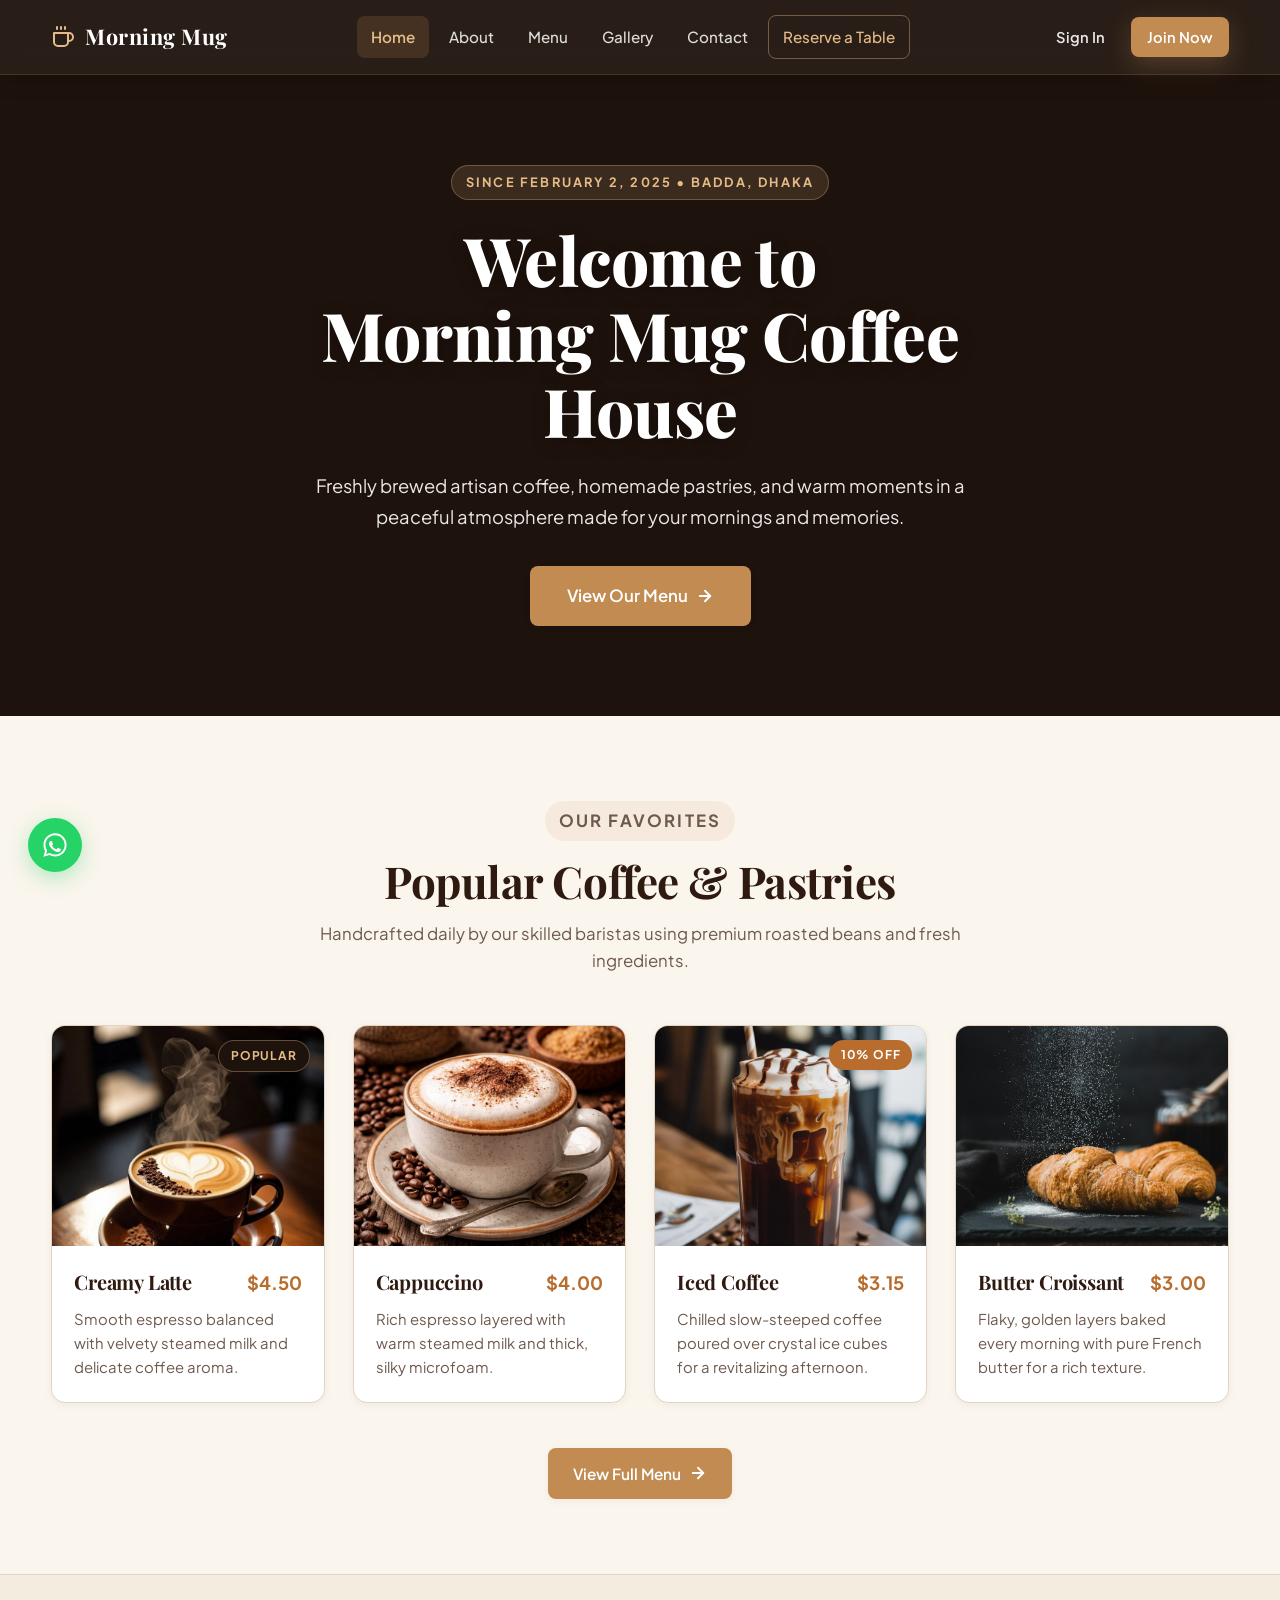
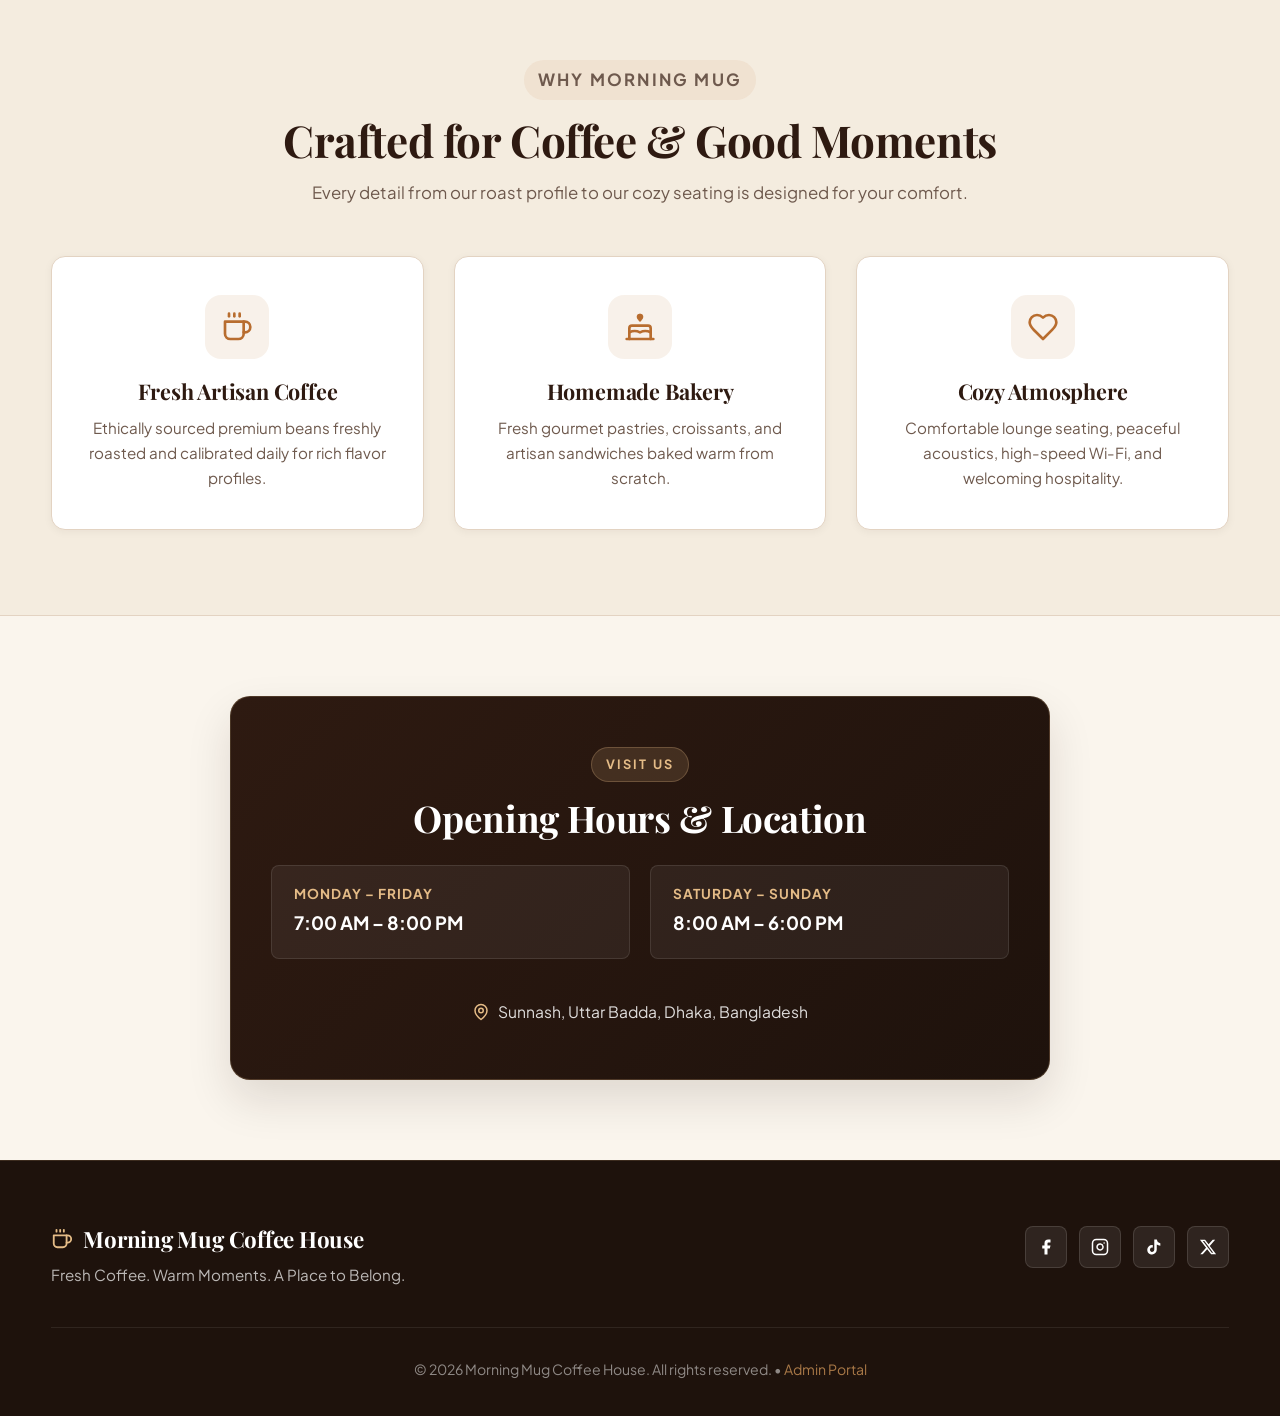
<file: index.html>
<!DOCTYPE html>
<html lang="en">
<head>
    <meta charset="UTF-8">
    <meta name="viewport" content="width=device-width, initial-scale=1.0">
    <title>Morning Mug Coffee House | Artisanal Coffee & Warm Moments</title>
    <link rel="stylesheet" href="style.css">
    <script src="analytics.js" defer></script>
</head>
<body>

<!-- ================= NAVIGATION ================= -->
<header class="navbar">
    <div class="container nav-inner">
        <a href="index.html" class="logo">
            <span class="svg-icon icon-brand" aria-hidden="true">
                <svg width="24" height="24" viewBox="0 0 24 24" fill="none" stroke="currentColor" stroke-width="2" stroke-linecap="round" stroke-linejoin="round">
                    <path d="M17 8h1a4 4 0 1 1 0 8h-1"/>
                    <path d="M3 8h14v9a4 4 0 0 1-4 4H7a4 4 0 0 1-4-4Z"/>
                    <line x1="6" y1="2" x2="6" y2="4"/>
                    <line x1="10" y1="2" x2="10" y2="4"/>
                    <line x1="14" y1="2" x2="14" y2="4"/>
                </svg>
            </span>
            Morning Mug
        </a>

        <button class="menu-toggle" aria-label="Toggle navigation menu" aria-expanded="false">
            <span class="svg-icon" aria-hidden="true">
                <svg width="24" height="24" viewBox="0 0 24 24" fill="none" stroke="currentColor" stroke-width="2" stroke-linecap="round" stroke-linejoin="round">
                    <line x1="4" y1="6" x2="20" y2="6"/>
                    <line x1="4" y1="12" x2="20" y2="12"/>
                    <line x1="4" y1="18" x2="20" y2="18"/>
                </svg>
            </span>
        </button>

        <ul class="nav-links">
            <li><a class="active" href="index.html">Home</a></li>
            <li><a href="about.html">About</a></li>
            <li><a href="menu.html">Menu</a></li>
            <li><a href="gallery.html">Gallery</a></li>
            <li><a href="contact.html">Contact</a></li>
            <li><a href="reservation.html" class="reserve-link">Reserve a Table</a></li>
        </ul>

        <div class="auth-links">
            <a href="signin.html">Sign In</a>
            <a href="join.html" class="join-btn">Join Now</a>
        </div>
    </div>
</header>

<!-- ================= HERO SECTION ================= -->
<section class="hero">
    <video class="hero-video" autoplay muted loop playsinline>
        <source src="videos/coffee-bg.mp4" type="video/mp4">
        Your browser does not support the video tag.
    </video>
    <div class="hero-overlay"></div>

    <div class="hero-content">
        <p class="small-title">Since February 2, 2025 • Badda, Dhaka</p>
        <h1>Welcome to<br>Morning Mug Coffee House</h1>
        <p>
            Freshly brewed artisan coffee, homemade pastries, and warm moments in a peaceful atmosphere made for your mornings and memories.
        </p>
        <a href="menu.html" class="hero-btn">
            View Our Menu
            <span class="svg-icon" aria-hidden="true">
                <svg width="18" height="18" viewBox="0 0 24 24" fill="none" stroke="currentColor" stroke-width="2.5" stroke-linecap="round" stroke-linejoin="round">
                    <path d="M5 12h14"/>
                    <path d="m12 5 7 7-7 7"/>
                </svg>
            </span>
        </a>
    </div>
</section>

<!-- ================= POPULAR FAVORITES ================= -->
<section class="popular-section">
    <div class="container">
        <div class="section-title">
            <p class="small-title">Our Favorites</p>
            <h2>Popular Coffee & Pastries</h2>
            <p>Handcrafted daily by our skilled baristas using premium roasted beans and fresh ingredients.</p>
        </div>

        <div class="popular-grid">
            <!-- Creamy Latte -->
            <div class="popular-card">
                <div class="popular-image">
                    <img src="images/latte.jpg" alt="Creamy Latte" loading="lazy">
                    <span class="popular-badge">Popular</span>
                </div>
                <div class="popular-info">
                    <div class="popular-title">
                        <h3>Creamy Latte</h3>
                        <span>$4.50</span>
                    </div>
                    <p>Smooth espresso balanced with velvety steamed milk and delicate coffee aroma.</p>
                </div>
            </div>

            <!-- Cappuccino -->
            <div class="popular-card">
                <div class="popular-image">
                    <img src="images/cappuccino.jpg" alt="Rich Cappuccino" loading="lazy">
                </div>
                <div class="popular-info">
                    <div class="popular-title">
                        <h3>Cappuccino</h3>
                        <span>$4.00</span>
                    </div>
                    <p>Rich espresso layered with warm steamed milk and thick, silky microfoam.</p>
                </div>
            </div>

            <!-- Iced Coffee -->
            <div class="popular-card">
                <div class="popular-image">
                    <img src="images/cold-coffee.jpg" alt="Refreshing Iced Coffee" loading="lazy">
                    <span class="popular-badge discount">10% OFF</span>
                </div>
                <div class="popular-info">
                    <div class="popular-title">
                        <h3>Iced Coffee</h3>
                        <span>$3.15</span>
                    </div>
                    <p>Chilled slow-steeped coffee poured over crystal ice cubes for a revitalizing afternoon.</p>
                </div>
            </div>

            <!-- Butter Croissant -->
            <div class="popular-card">
                <div class="popular-image">
                    <img src="images/croissant.jpg" alt="Fresh Butter Croissant" loading="lazy">
                </div>
                <div class="popular-info">
                    <div class="popular-title">
                        <h3>Butter Croissant</h3>
                        <span>$3.00</span>
                    </div>
                    <p>Flaky, golden layers baked every morning with pure French butter for a rich texture.</p>
                </div>
            </div>
        </div>

        <div class="center-button">
            <a href="menu.html" class="btn">
                View Full Menu
                <span class="svg-icon" aria-hidden="true">
                    <svg width="18" height="18" viewBox="0 0 24 24" fill="none" stroke="currentColor" stroke-width="2.5" stroke-linecap="round" stroke-linejoin="round">
                        <path d="M5 12h14"/>
                        <path d="m12 5 7 7-7 7"/>
                    </svg>
                </span>
            </a>
        </div>
    </div>
</section>

<!-- ================= WHY MORNING MUG ================= -->
<section class="section why-section">
    <div class="container">
        <div class="section-title">
            <p class="small-title">Why Morning Mug</p>
            <h2>Crafted for Coffee & Good Moments</h2>
            <p>Every detail from our roast profile to our cozy seating is designed for your comfort.</p>
        </div>

        <div class="features-grid">
            <div class="feature-card">
                <div class="feature-icon-wrap" aria-hidden="true">
                    <span class="svg-icon">
                        <svg width="32" height="32" viewBox="0 0 24 24" fill="none" stroke="currentColor" stroke-width="2" stroke-linecap="round" stroke-linejoin="round">
                            <path d="M17 8h1a4 4 0 1 1 0 8h-1"/>
                            <path d="M3 8h14v9a4 4 0 0 1-4 4H7a4 4 0 0 1-4-4Z"/>
                            <line x1="6" y1="2" x2="6" y2="4"/>
                            <line x1="10" y1="2" x2="10" y2="4"/>
                            <line x1="14" y1="2" x2="14" y2="4"/>
                        </svg>
                    </span>
                </div>
                <h3>Fresh Artisan Coffee</h3>
                <p>Ethically sourced premium beans freshly roasted and calibrated daily for rich flavor profiles.</p>
            </div>

            <div class="feature-card">
                <div class="feature-icon-wrap" aria-hidden="true">
                    <span class="svg-icon">
                        <svg width="32" height="32" viewBox="0 0 24 24" fill="none" stroke="currentColor" stroke-width="2" stroke-linecap="round" stroke-linejoin="round">
                            <path d="M20 21v-8a2 2 0 0 0-2-2H6a2 2 0 0 0-2 2v8"/>
                            <path d="M4 16s2-1 4-1 4 1 4 1 2-1 4-1 4 1 4 1"/>
                            <path d="M2 21h20"/>
                            <path d="M12 7V3"/>
                            <path d="M12 3a1.5 1.5 0 0 1 1.5 1.5c0 1-1.5 2-1.5 2s-1.5-1-1.5-2A1.5 1.5 0 0 1 12 3Z"/>
                        </svg>
                    </span>
                </div>
                <h3>Homemade Bakery</h3>
                <p>Fresh gourmet pastries, croissants, and artisan sandwiches baked warm from scratch.</p>
            </div>

            <div class="feature-card">
                <div class="feature-icon-wrap" aria-hidden="true">
                    <span class="svg-icon">
                        <svg width="32" height="32" viewBox="0 0 24 24" fill="none" stroke="currentColor" stroke-width="2" stroke-linecap="round" stroke-linejoin="round">
                            <path d="M19 14c1.49-1.46 3-3.21 3-5.5A5.5 5.5 0 0 0 16.5 3c-1.76 0-3 .5-4.5 2-1.5-1.5-2.74-2-4.5-2A5.5 5.5 0 0 0 2 8.5c0 2.3 1.5 4.05 3 5.5l7 7Z"/>
                        </svg>
                    </span>
                </div>
                <h3>Cozy Atmosphere</h3>
                <p>Comfortable lounge seating, peaceful acoustics, high-speed Wi-Fi, and welcoming hospitality.</p>
            </div>
        </div>
    </div>
</section>

<!-- ================= OPENING HOURS & VISIT ================= -->
<section class="hours-section">
    <div class="container">
        <div class="hours-box">
            <p class="small-title">Visit Us</p>
            <h2>Opening Hours & Location</h2>

            <div class="hours-details">
                <div class="hours-item">
                    <h4>Monday – Friday</h4>
                    <p>7:00 AM – 8:00 PM</p>
                </div>
                <div class="hours-item">
                    <h4>Saturday – Sunday</h4>
                    <p>8:00 AM – 6:00 PM</p>
                </div>
            </div>

            <p class="hours-location">
                <span class="svg-icon" aria-hidden="true">
                    <svg width="18" height="18" viewBox="0 0 24 24" fill="none" stroke="currentColor" stroke-width="2" stroke-linecap="round" stroke-linejoin="round">
                        <path d="M20 10c0 6-8 12-8 12s-8-6-8-12a8 8 0 0 1 16 0Z"/>
                        <circle cx="12" cy="10" r="3"/>
                    </svg>
                </span>
                Sunnash, Uttar Badda, Dhaka, Bangladesh
            </p>
        </div>
    </div>
</section>

<!-- ================= FOOTER ================= -->
<footer class="footer">
    <div class="footer-content">
        <div>
            <h3>
                <span class="svg-icon icon-brand" aria-hidden="true">
                    <svg width="22" height="22" viewBox="0 0 24 24" fill="none" stroke="currentColor" stroke-width="2" stroke-linecap="round" stroke-linejoin="round">
                        <path d="M17 8h1a4 4 0 1 1 0 8h-1"/>
                        <path d="M3 8h14v9a4 4 0 0 1-4 4H7a4 4 0 0 1-4-4Z"/>
                        <line x1="6" y1="2" x2="6" y2="4"/>
                        <line x1="10" y1="2" x2="10" y2="4"/>
                        <line x1="14" y1="2" x2="14" y2="4"/>
                    </svg>
                </span>
                Morning Mug Coffee House
            </h3>
            <p>Fresh Coffee. Warm Moments. A Place to Belong.</p>
        </div>

        <div class="social-links">
            <a href="https://www.facebook.com/md.sahadat2.0" target="_blank" rel="noopener noreferrer" class="social-icon" aria-label="Facebook">
                <span class="svg-icon" aria-hidden="true">
                    <svg width="18" height="18" viewBox="0 0 24 24" fill="currentColor">
                        <path d="M18 2h-3a5 5 0 0 0-5 5v3H7v4h3v8h4v-8h3l1-4h-4V7a1 1 0 0 1 1-1h3z"/>
                    </svg>
                </span>
            </a>
            <a href="https://www.instagram.com/" target="_blank" rel="noopener noreferrer" class="social-icon" aria-label="Instagram">
                <span class="svg-icon" aria-hidden="true">
                    <svg width="18" height="18" viewBox="0 0 24 24" fill="none" stroke="currentColor" stroke-width="2" stroke-linecap="round" stroke-linejoin="round">
                        <rect width="20" height="20" x="2" y="2" rx="5" ry="5"/>
                        <path d="M16 11.37A4 4 0 1 1 12.63 8 4 4 0 0 1 16 11.37z"/>
                        <line x1="17.5" x2="17.51" y1="6.5" y2="6.5"/>
                    </svg>
                </span>
            </a>
            <a href="https://www.tiktok.com/" target="_blank" rel="noopener noreferrer" class="social-icon" aria-label="TikTok">
                <span class="svg-icon" aria-hidden="true">
                    <svg width="18" height="18" viewBox="0 0 24 24" fill="currentColor">
                        <path d="M19.59 6.69a4.83 4.83 0 0 1-3.77-4.25V2h-3.45v13.67a2.89 2.89 0 0 1-5.2 1.74 2.89 2.89 0 0 1 2.31-4.64c.298-.002.595.042.88.13V9.4a6.33 6.33 0 0 0-1-.08A6.34 6.34 0 0 0 3 15.66a6.34 6.34 0 0 0 10.82 4.49 6.3 6.3 0 0 0 1.86-4.48v-6.9a8.16 8.16 0 0 0 4.77 1.52v-3.4a4.85 4.85 0 0 1-.86-.2z"/>
                    </svg>
                </span>
            </a>
            <a href="https://twitter.com/" target="_blank" rel="noopener noreferrer" class="social-icon" aria-label="X (Twitter)">
                <span class="svg-icon" aria-hidden="true">
                    <svg width="18" height="18" viewBox="0 0 24 24" fill="currentColor">
                        <path d="M18.244 2.25h3.308l-7.227 8.26 8.502 11.24H16.17l-5.214-6.817L4.99 21.75H1.68l7.73-8.835L1.254 2.25H8.08l4.713 6.231zm-1.161 17.52h1.833L7.084 4.126H5.117z"/>
                    </svg>
                </span>
            </a>
        </div>
    </div>
    <p class="copyright">© 2026 Morning Mug Coffee House. All rights reserved. • <a href="admin.html" style="color: var(--gold); text-decoration: none; opacity: 0.85;">Admin Portal</a></p>
</footer>

<!-- ================= WHATSAPP FLOATING BUTTON ================= -->
<a href="https://wa.me/8801320989282" class="whatsapp" target="_blank" rel="noopener noreferrer" aria-label="Chat with Morning Mug on WhatsApp">
    <span class="svg-icon" aria-hidden="true">
        <svg width="28" height="28" viewBox="0 0 24 24" fill="currentColor">
            <path d="M12.04 2c-5.46 0-9.91 4.45-9.91 9.91 0 1.75.46 3.45 1.32 4.95L2.05 22l5.25-1.38c1.45.79 3.08 1.21 4.74 1.21 5.46 0 9.91-4.45 9.91-9.91 0-2.65-1.03-5.14-2.9-7.01A9.816 9.816 0 0 0 12.04 2m.01 1.67c2.2 0 4.26.86 5.82 2.42a8.225 8.225 0 0 1 2.41 5.83c0 4.54-3.7 8.24-8.24 8.24-1.48 0-2.93-.4-4.2-1.15l-.3-.18-3.12.82.83-3.04-.2-.31a8.196 8.196 0 0 1-1.26-4.38c0-4.54 3.7-8.24 8.24-8.24m4.52 11.64c-.25-.13-1.47-.72-1.7-.81-.23-.08-.39-.13-.56.13-.17.25-.64.81-.79.97-.14.17-.29.19-.54.06-.25-.13-1.06-.39-2.03-1.25-.75-.67-1.26-1.5-1.41-1.75-.14-.25-.02-.39.11-.51.11-.11.25-.29.38-.44.12-.14.17-.25.25-.42.08-.17.04-.31-.02-.44-.06-.13-.56-1.35-.77-1.85-.2-.49-.41-.42-.56-.43h-.48c-.17 0-.44.06-.67.31-.23.25-.88.86-.88 2.1s.9 2.43 1.02 2.6c.13.17 1.77 2.7 4.29 3.78.6.26 1.07.41 1.43.53.6.19 1.15.16 1.58.1.48-.07 1.47-.6 1.68-1.18.21-.58.21-1.07.15-1.18-.06-.1-.23-.17-.48-.29z"/>
        </svg>
    </span>
</a>

<!-- ================= BACK TO TOP ================= -->
<button id="backToTop" class="back-to-top" aria-label="Back to top">
    <span class="svg-icon" aria-hidden="true">
        <svg width="22" height="22" viewBox="0 0 24 24" fill="none" stroke="currentColor" stroke-width="2.5" stroke-linecap="round" stroke-linejoin="round">
            <path d="m18 15-6-6-6 6"/>
        </svg>
    </span>
</button>

<script src="script.js"></script>
</body>
</html>
</file>
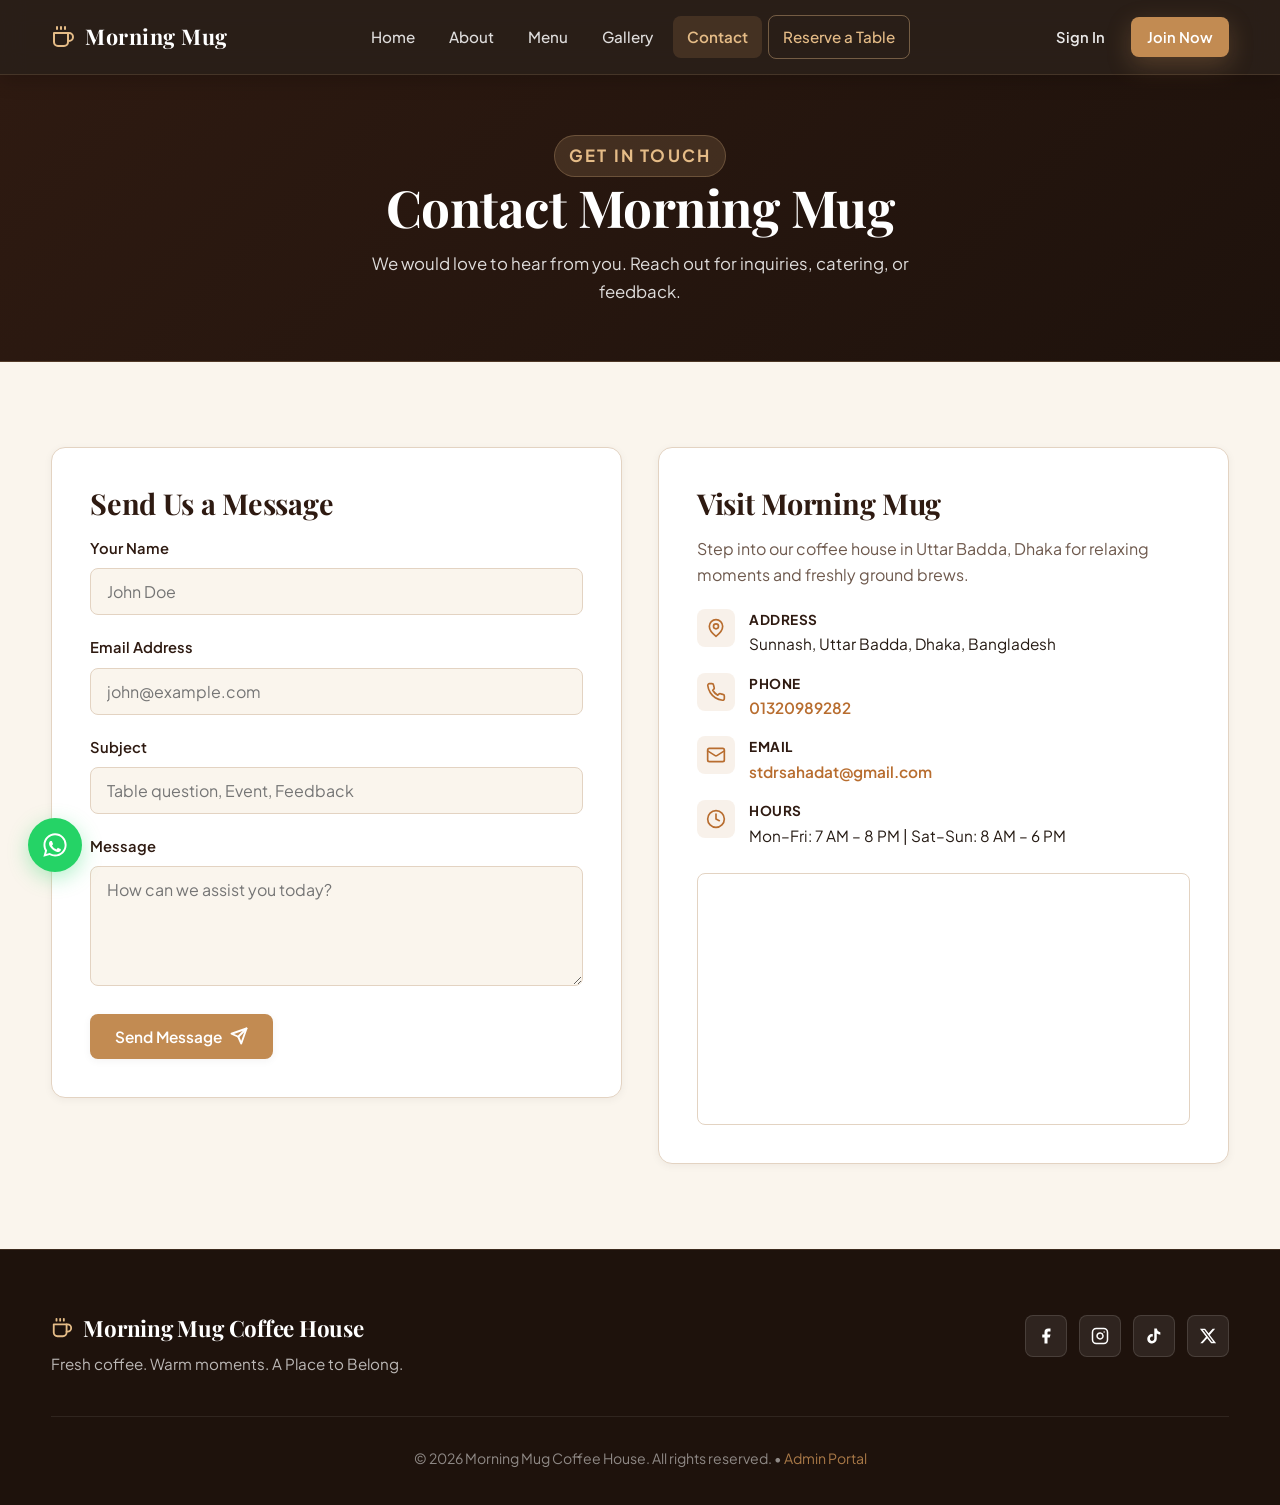
<file: contact.html>
<!doctype html>
<html lang="en">
<head>
<meta charset="utf-8">
<meta name="viewport" content="width=device-width,initial-scale=1">
<title>Contact Us | Morning Mug Coffee House</title>
<link rel="stylesheet" href="style.css">
<script src="analytics.js" defer></script>
</head>
<body>

<header class="navbar">
  <div class="container nav-inner">
    <a class="logo" href="index.html">
        <span class="svg-icon icon-brand" aria-hidden="true">
            <svg width="24" height="24" viewBox="0 0 24 24" fill="none" stroke="currentColor" stroke-width="2" stroke-linecap="round" stroke-linejoin="round">
                <path d="M17 8h1a4 4 0 1 1 0 8h-1"/>
                <path d="M3 8h14v9a4 4 0 0 1-4 4H7a4 4 0 0 1-4-4Z"/>
                <line x1="6" y1="2" x2="6" y2="4"/>
                <line x1="10" y1="2" x2="10" y2="4"/>
                <line x1="14" y1="2" x2="14" y2="4"/>
            </svg>
        </span>
        Morning Mug
    </a>
    <button class="menu-toggle" aria-label="Toggle navigation menu" aria-expanded="false">
        <span class="svg-icon" aria-hidden="true">
            <svg width="24" height="24" viewBox="0 0 24 24" fill="none" stroke="currentColor" stroke-width="2" stroke-linecap="round" stroke-linejoin="round">
                <line x1="4" y1="6" x2="20" y2="6"/>
                <line x1="4" y1="12" x2="20" y2="12"/>
                <line x1="4" y1="18" x2="20" y2="18"/>
            </svg>
        </span>
    </button>
    <ul class="nav-links">
      <li><a href="index.html">Home</a></li>
      <li><a href="about.html">About</a></li>
      <li><a href="menu.html">Menu</a></li>
      <li><a href="gallery.html">Gallery</a></li>
      <li><a class="active" href="contact.html">Contact</a></li>
      <li><a class="reserve-link" href="reservation.html">Reserve a Table</a></li>
    </ul>
    <div class="auth-links">
      <a href="signin.html">Sign In</a>
      <a class="join-btn" href="join.html">Join Now</a>
    </div>
  </div>
</header>

<main>
    <section class="page-header">
        <div class="container">
            <p class="small-title">Get In Touch</p>
            <h1>Contact Morning Mug</h1>
            <p>We would love to hear from you. Reach out for inquiries, catering, or feedback.</p>
        </div>
    </section>

    <section class="section">
        <div class="container">
            <div class="contact-grid">
                <!-- Contact Form Card -->
                <div class="contact-card">
                    <h2>Send Us a Message</h2>
                    <form id="contactForm">
                        <div class="form-group">
                            <label for="name">Your Name</label>
                            <input id="name" name="name" type="text" placeholder="John Doe" required>
                        </div>
                        <div class="form-group">
                            <label for="email">Email Address</label>
                            <input id="email" name="email" type="email" placeholder="john@example.com" required>
                        </div>
                        <div class="form-group">
                            <label for="subject">Subject</label>
                            <input id="subject" name="subject" type="text" placeholder="Table question, Event, Feedback" required>
                        </div>
                        <div class="form-group">
                            <label for="message">Message</label>
                            <textarea id="message" name="message" placeholder="How can we assist you today?" required></textarea>
                        </div>
                        <button class="btn" type="submit">
                            Send Message
                            <span class="svg-icon" aria-hidden="true">
                                <svg width="18" height="18" viewBox="0 0 24 24" fill="none" stroke="currentColor" stroke-width="2.5" stroke-linecap="round" stroke-linejoin="round">
                                    <line x1="22" y1="2" x2="11" y2="13"/>
                                    <polygon points="22 2 15 22 11 13 2 9 22 2"/>
                                </svg>
                            </span>
                        </button>
                    </form>
                </div>

                <!-- Info & Map Card -->
                <div class="contact-card">
                    <h2>Visit Morning Mug</h2>
                    <p style="color:var(--muted);margin-bottom:16px;">Step into our coffee house in Uttar Badda, Dhaka for relaxing moments and freshly ground brews.</p>

                    <div class="contact-info-list">
                        <div class="contact-info-item">
                            <div class="info-icon" aria-hidden="true">
                                <span class="svg-icon">
                                    <svg width="20" height="20" viewBox="0 0 24 24" fill="none" stroke="currentColor" stroke-width="2" stroke-linecap="round" stroke-linejoin="round">
                                        <path d="M20 10c0 6-8 12-8 12s-8-6-8-12a8 8 0 0 1 16 0Z"/>
                                        <circle cx="12" cy="10" r="3"/>
                                    </svg>
                                </span>
                            </div>
                            <p>
                                <strong>Address</strong>
                                Sunnash, Uttar Badda, Dhaka, Bangladesh
                            </p>
                        </div>

                        <div class="contact-info-item">
                            <div class="info-icon" aria-hidden="true">
                                <span class="svg-icon">
                                    <svg width="20" height="20" viewBox="0 0 24 24" fill="none" stroke="currentColor" stroke-width="2" stroke-linecap="round" stroke-linejoin="round">
                                        <path d="M22 16.92v3a2 2 0 0 1-2.18 2 19.79 19.79 0 0 1-8.63-3.07 19.5 19.5 0 0 1-6-6 19.79 19.79 0 0 1-3.07-8.67A2 2 0 0 1 4.11 2h3a2 2 0 0 1 2 1.72 12.84 12.84 0 0 0 .7 2.81 2 2 0 0 1-.45 2.11L8.09 9.91a16 16 0 0 0 6 6l1.27-1.27a2 2 0 0 1 2.11-.45 12.84 12.84 0 0 0 2.81.7A2 2 0 0 1 22 16.92z"/>
                                    </svg>
                                </span>
                            </div>
                            <p>
                                <strong>Phone</strong>
                                <a href="tel:01320989282" style="color:var(--caramel);font-weight:600">01320989282</a>
                            </p>
                        </div>

                        <div class="contact-info-item">
                            <div class="info-icon" aria-hidden="true">
                                <span class="svg-icon">
                                    <svg width="20" height="20" viewBox="0 0 24 24" fill="none" stroke="currentColor" stroke-width="2" stroke-linecap="round" stroke-linejoin="round">
                                        <rect width="20" height="16" x="2" y="4" rx="2"/>
                                        <path d="m22 7-8.97 5.7a1.94 1.94 0 0 1-2.06 0L2 7"/>
                                    </svg>
                                </span>
                            </div>
                            <p>
                                <strong>Email</strong>
                                <a href="mailto:stdrsahadat@gmail.com" style="color:var(--caramel);font-weight:600">stdrsahadat@gmail.com</a>
                            </p>
                        </div>

                        <div class="contact-info-item">
                            <div class="info-icon" aria-hidden="true">
                                <span class="svg-icon">
                                    <svg width="20" height="20" viewBox="0 0 24 24" fill="none" stroke="currentColor" stroke-width="2" stroke-linecap="round" stroke-linejoin="round">
                                        <circle cx="12" cy="12" r="10"/>
                                        <polyline points="12 6 12 12 16 14"/>
                                    </svg>
                                </span>
                            </div>
                            <p>
                                <strong>Hours</strong>
                                Mon–Fri: 7 AM – 8 PM | Sat–Sun: 8 AM – 6 PM
                            </p>
                        </div>
                    </div>

                    <div class="map-container">
                        <iframe class="map" title="Badda Dhaka map" src="https://www.google.com/maps?q=Badda,Dhaka,Bangladesh&output=embed" loading="lazy"></iframe>
                    </div>
                </div>
            </div>
        </div>
    </section>
</main>

<footer class="footer">
  <div class="footer-content">
    <div>
      <h3>
        <span class="svg-icon icon-brand" aria-hidden="true">
            <svg width="22" height="22" viewBox="0 0 24 24" fill="none" stroke="currentColor" stroke-width="2" stroke-linecap="round" stroke-linejoin="round">
                <path d="M17 8h1a4 4 0 1 1 0 8h-1"/>
                <path d="M3 8h14v9a4 4 0 0 1-4 4H7a4 4 0 0 1-4-4Z"/>
                <line x1="6" y1="2" x2="6" y2="4"/>
                <line x1="10" y1="2" x2="10" y2="4"/>
                <line x1="14" y1="2" x2="14" y2="4"/>
            </svg>
        </span>
        Morning Mug Coffee House
      </h3>
      <p>Fresh coffee. Warm moments. A Place to Belong.</p>
    </div>
    <div class="social-links">
      <a class="social-icon" href="https://www.facebook.com/md.sahadat2.0" target="_blank" rel="noopener noreferrer" aria-label="Facebook">
        <span class="svg-icon" aria-hidden="true">
            <svg width="18" height="18" viewBox="0 0 24 24" fill="currentColor">
                <path d="M18 2h-3a5 5 0 0 0-5 5v3H7v4h3v8h4v-8h3l1-4h-4V7a1 1 0 0 1 1-1h3z"/>
            </svg>
        </span>
      </a>
      <a class="social-icon" href="https://www.instagram.com/" target="_blank" rel="noopener noreferrer" aria-label="Instagram">
        <span class="svg-icon" aria-hidden="true">
            <svg width="18" height="18" viewBox="0 0 24 24" fill="none" stroke="currentColor" stroke-width="2" stroke-linecap="round" stroke-linejoin="round">
                <rect width="20" height="20" x="2" y="2" rx="5" ry="5"/>
                <path d="M16 11.37A4 4 0 1 1 12.63 8 4 4 0 0 1 16 11.37z"/>
                <line x1="17.5" x2="17.51" y1="6.5" y2="6.5"/>
            </svg>
        </span>
      </a>
      <a class="social-icon" href="https://www.tiktok.com/" target="_blank" rel="noopener noreferrer" aria-label="TikTok">
        <span class="svg-icon" aria-hidden="true">
            <svg width="18" height="18" viewBox="0 0 24 24" fill="currentColor">
                <path d="M19.59 6.69a4.83 4.83 0 0 1-3.77-4.25V2h-3.45v13.67a2.89 2.89 0 0 1-5.2 1.74 2.89 2.89 0 0 1 2.31-4.64c.298-.002.595.042.88.13V9.4a6.33 6.33 0 0 0-1-.08A6.34 6.34 0 0 0 3 15.66a6.34 6.34 0 0 0 10.82 4.49 6.3 6.3 0 0 0 1.86-4.48v-6.9a8.16 8.16 0 0 0 4.77 1.52v-3.4a4.85 4.85 0 0 1-.86-.2z"/>
            </svg>
        </span>
      </a>
      <a class="social-icon" href="https://x.com/" target="_blank" rel="noopener noreferrer" aria-label="X (Twitter)">
        <span class="svg-icon" aria-hidden="true">
            <svg width="18" height="18" viewBox="0 0 24 24" fill="currentColor">
                <path d="M18.244 2.25h3.308l-7.227 8.26 8.502 11.24H16.17l-5.214-6.817L4.99 21.75H1.68l7.73-8.835L1.254 2.25H8.08l4.713 6.231zm-1.161 17.52h1.833L7.084 4.126H5.117z"/>
            </svg>
        </span>
      </a>
    </div>
  </div>
  <p class="copyright">© 2026 Morning Mug Coffee House. All rights reserved. • <a href="admin.html" style="color: var(--gold); text-decoration: none; opacity: 0.85;">Admin Portal</a></p>
</footer>

<a href="https://wa.me/8801320989282" class="whatsapp" target="_blank" rel="noopener noreferrer" aria-label="Chat on WhatsApp">
    <span class="svg-icon" aria-hidden="true">
        <svg width="28" height="28" viewBox="0 0 24 24" fill="currentColor">
            <path d="M12.04 2c-5.46 0-9.91 4.45-9.91 9.91 0 1.75.46 3.45 1.32 4.95L2.05 22l5.25-1.38c1.45.79 3.08 1.21 4.74 1.21 5.46 0 9.91-4.45 9.91-9.91 0-2.65-1.03-5.14-2.9-7.01A9.816 9.816 0 0 0 12.04 2m.01 1.67c2.2 0 4.26.86 5.82 2.42a8.225 8.225 0 0 1 2.41 5.83c0 4.54-3.7 8.24-8.24 8.24-1.48 0-2.93-.4-4.2-1.15l-.3-.18-3.12.82.83-3.04-.2-.31a8.196 8.196 0 0 1-1.26-4.38c0-4.54 3.7-8.24 8.24-8.24m4.52 11.64c-.25-.13-1.47-.72-1.7-.81-.23-.08-.39-.13-.56.13-.17.25-.64.81-.79.97-.14.17-.29.19-.54.06-.25-.13-1.06-.39-2.03-1.25-.75-.67-1.26-1.5-1.41-1.75-.14-.25-.02-.39.11-.51.11-.11.25-.29.38-.44.12-.14.17-.25.25-.42.08-.17.04-.31-.02-.44-.06-.13-.56-1.35-.77-1.85-.2-.49-.41-.42-.56-.43h-.48c-.17 0-.44.06-.67.31-.23.25-.88.86-.88 2.1s.9 2.43 1.02 2.6c.13.17 1.77 2.7 4.29 3.78.6.26 1.07.41 1.43.53.6.19 1.15.16 1.58.1.48-.07 1.47-.6 1.68-1.18.21-.58.21-1.07.15-1.18-.06-.1-.23-.17-.48-.29z"/>
        </svg>
    </span>
</a>
<button id="backToTop" class="back-to-top" aria-label="Back to top">
    <span class="svg-icon" aria-hidden="true">
        <svg width="22" height="22" viewBox="0 0 24 24" fill="none" stroke="currentColor" stroke-width="2.5" stroke-linecap="round" stroke-linejoin="round">
            <path d="m18 15-6-6-6 6"/>
        </svg>
    </span>
</button>
<script src="script.js"></script>

</body>
</html>
</file>
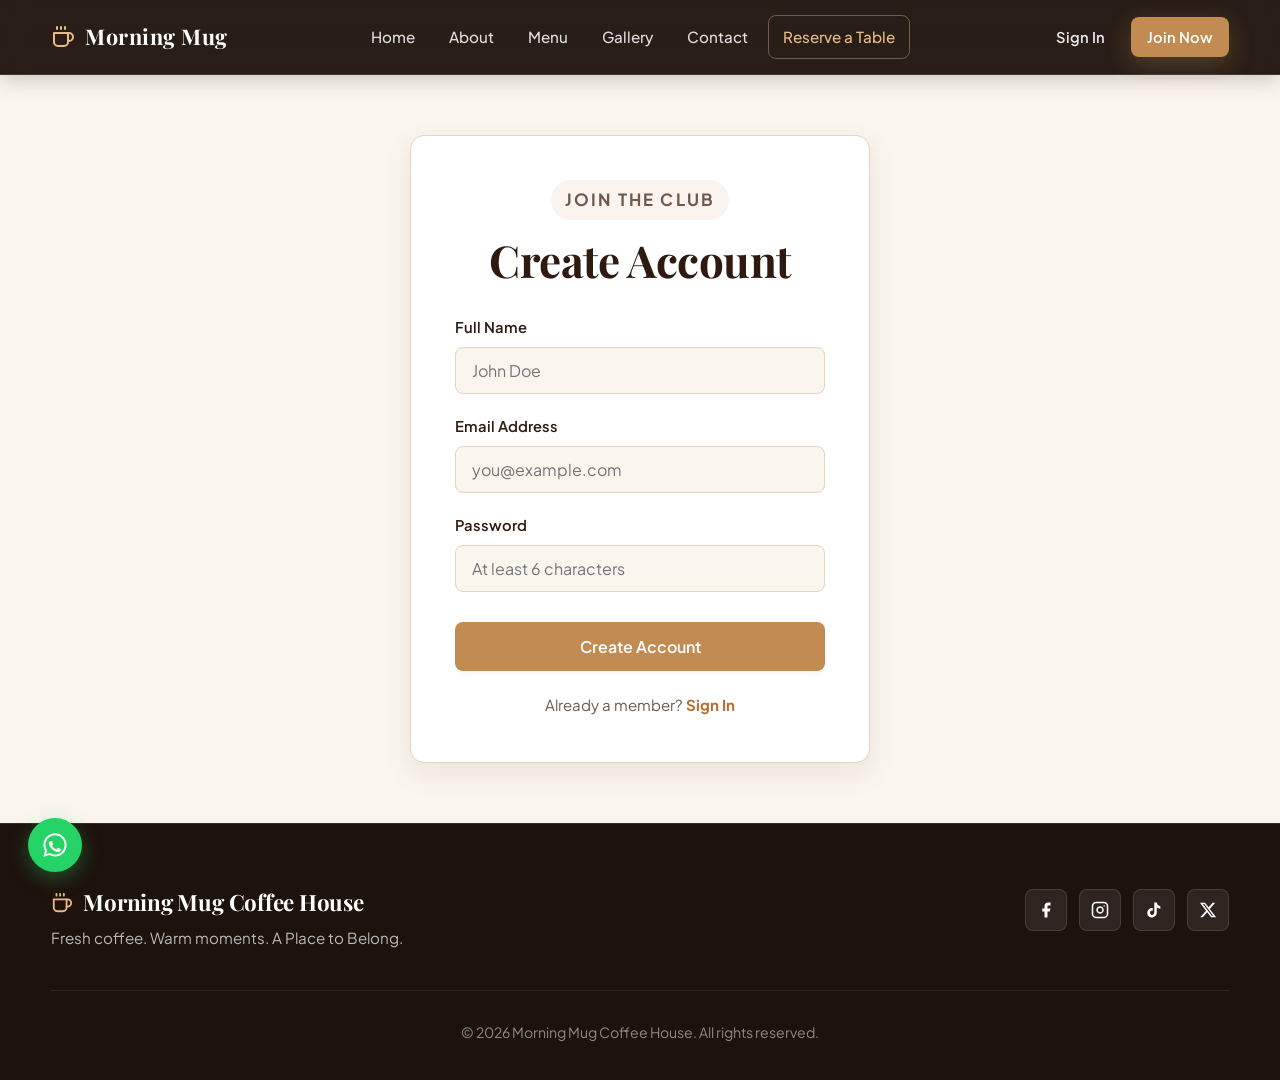
<file: join.html>
<!doctype html>
<html lang="en">
<head>
<meta charset="utf-8">
<meta name="viewport" content="width=device-width,initial-scale=1">
<title>Join Now | Morning Mug Coffee House</title>
<link rel="stylesheet" href="style.css">
</head>
<body>

<header class="navbar">
  <div class="container nav-inner">
    <a class="logo" href="index.html">
        <span class="svg-icon icon-brand" aria-hidden="true">
            <svg width="24" height="24" viewBox="0 0 24 24" fill="none" stroke="currentColor" stroke-width="2" stroke-linecap="round" stroke-linejoin="round">
                <path d="M17 8h1a4 4 0 1 1 0 8h-1"/>
                <path d="M3 8h14v9a4 4 0 0 1-4 4H7a4 4 0 0 1-4-4Z"/>
                <line x1="6" y1="2" x2="6" y2="4"/>
                <line x1="10" y1="2" x2="10" y2="4"/>
                <line x1="14" y1="2" x2="14" y2="4"/>
            </svg>
        </span>
        Morning Mug
    </a>
    <button class="menu-toggle" aria-label="Toggle navigation menu" aria-expanded="false">
        <span class="svg-icon" aria-hidden="true">
            <svg width="24" height="24" viewBox="0 0 24 24" fill="none" stroke="currentColor" stroke-width="2" stroke-linecap="round" stroke-linejoin="round">
                <line x1="4" y1="6" x2="20" y2="6"/>
                <line x1="4" y1="12" x2="20" y2="12"/>
                <line x1="4" y1="18" x2="20" y2="18"/>
            </svg>
        </span>
    </button>
    <ul class="nav-links">
      <li><a href="index.html">Home</a></li>
      <li><a href="about.html">About</a></li>
      <li><a href="menu.html">Menu</a></li>
      <li><a href="gallery.html">Gallery</a></li>
      <li><a href="contact.html">Contact</a></li>
      <li><a class="reserve-link" href="reservation.html">Reserve a Table</a></li>
    </ul>
    <div class="auth-links">
      <a href="signin.html">Sign In</a>
      <a class="join-btn" href="join.html">Join Now</a>
    </div>
  </div>
</header>

<main>
    <section class="section auth-section">
        <div class="container">
            <div class="auth-box">
                <div class="section-title">
                    <p class="small-title">Join The Club</p>
                    <h2>Create Account</h2>
                </div>
                <form onsubmit="event.preventDefault();alert('Demo account created. Connect a real authentication service to save accounts.');">
                    <div class="form-group">
                        <label for="joinName">Full Name</label>
                        <input id="joinName" type="text" required placeholder="John Doe">
                    </div>
                    <div class="form-group">
                        <label for="joinEmail">Email Address</label>
                        <input id="joinEmail" type="email" required placeholder="you@example.com">
                    </div>
                    <div class="form-group">
                        <label for="joinPassword">Password</label>
                        <input id="joinPassword" type="password" required minlength="6" placeholder="At least 6 characters">
                    </div>
                    <button class="btn" type="submit">Create Account</button>
                </form>
                <p class="auth-footer">
                    Already a member? <a href="signin.html">Sign In</a>
                </p>
            </div>
        </div>
    </section>
</main>

<footer class="footer">
  <div class="footer-content">
    <div>
      <h3>
        <span class="svg-icon icon-brand" aria-hidden="true">
            <svg width="22" height="22" viewBox="0 0 24 24" fill="none" stroke="currentColor" stroke-width="2" stroke-linecap="round" stroke-linejoin="round">
                <path d="M17 8h1a4 4 0 1 1 0 8h-1"/>
                <path d="M3 8h14v9a4 4 0 0 1-4 4H7a4 4 0 0 1-4-4Z"/>
                <line x1="6" y1="2" x2="6" y2="4"/>
                <line x1="10" y1="2" x2="10" y2="4"/>
                <line x1="14" y1="2" x2="14" y2="4"/>
            </svg>
        </span>
        Morning Mug Coffee House
      </h3>
      <p>Fresh coffee. Warm moments. A Place to Belong.</p>
    </div>
    <div class="social-links">
      <a class="social-icon" href="https://www.facebook.com/md.sahadat2.0" target="_blank" rel="noopener noreferrer" aria-label="Facebook">
        <span class="svg-icon" aria-hidden="true">
            <svg width="18" height="18" viewBox="0 0 24 24" fill="currentColor">
                <path d="M18 2h-3a5 5 0 0 0-5 5v3H7v4h3v8h4v-8h3l1-4h-4V7a1 1 0 0 1 1-1h3z"/>
            </svg>
        </span>
      </a>
      <a class="social-icon" href="https://www.instagram.com/" target="_blank" rel="noopener noreferrer" aria-label="Instagram">
        <span class="svg-icon" aria-hidden="true">
            <svg width="18" height="18" viewBox="0 0 24 24" fill="none" stroke="currentColor" stroke-width="2" stroke-linecap="round" stroke-linejoin="round">
                <rect width="20" height="20" x="2" y="2" rx="5" ry="5"/>
                <path d="M16 11.37A4 4 0 1 1 12.63 8 4 4 0 0 1 16 11.37z"/>
                <line x1="17.5" x2="17.51" y1="6.5" y2="6.5"/>
            </svg>
        </span>
      </a>
      <a class="social-icon" href="https://www.tiktok.com/" target="_blank" rel="noopener noreferrer" aria-label="TikTok">
        <span class="svg-icon" aria-hidden="true">
            <svg width="18" height="18" viewBox="0 0 24 24" fill="currentColor">
                <path d="M19.59 6.69a4.83 4.83 0 0 1-3.77-4.25V2h-3.45v13.67a2.89 2.89 0 0 1-5.2 1.74 2.89 2.89 0 0 1 2.31-4.64c.298-.002.595.042.88.13V9.4a6.33 6.33 0 0 0-1-.08A6.34 6.34 0 0 0 3 15.66a6.34 6.34 0 0 0 10.82 4.49 6.3 6.3 0 0 0 1.86-4.48v-6.9a8.16 8.16 0 0 0 4.77 1.52v-3.4a4.85 4.85 0 0 1-.86-.2z"/>
            </svg>
        </span>
      </a>
      <a class="social-icon" href="https://x.com/" target="_blank" rel="noopener noreferrer" aria-label="X (Twitter)">
        <span class="svg-icon" aria-hidden="true">
            <svg width="18" height="18" viewBox="0 0 24 24" fill="currentColor">
                <path d="M18.244 2.25h3.308l-7.227 8.26 8.502 11.24H16.17l-5.214-6.817L4.99 21.75H1.68l7.73-8.835L1.254 2.25H8.08l4.713 6.231zm-1.161 17.52h1.833L7.084 4.126H5.117z"/>
            </svg>
        </span>
      </a>
    </div>
  </div>
  <p class="copyright">© 2026 Morning Mug Coffee House. All rights reserved.</p>
</footer>

<a href="https://wa.me/8801320989282" class="whatsapp" target="_blank" rel="noopener noreferrer" aria-label="Chat on WhatsApp">
    <span class="svg-icon" aria-hidden="true">
        <svg width="28" height="28" viewBox="0 0 24 24" fill="currentColor">
            <path d="M12.04 2c-5.46 0-9.91 4.45-9.91 9.91 0 1.75.46 3.45 1.32 4.95L2.05 22l5.25-1.38c1.45.79 3.08 1.21 4.74 1.21 5.46 0 9.91-4.45 9.91-9.91 0-2.65-1.03-5.14-2.9-7.01A9.816 9.816 0 0 0 12.04 2m.01 1.67c2.2 0 4.26.86 5.82 2.42a8.225 8.225 0 0 1 2.41 5.83c0 4.54-3.7 8.24-8.24 8.24-1.48 0-2.93-.4-4.2-1.15l-.3-.18-3.12.82.83-3.04-.2-.31a8.196 8.196 0 0 1-1.26-4.38c0-4.54 3.7-8.24 8.24-8.24m4.52 11.64c-.25-.13-1.47-.72-1.7-.81-.23-.08-.39-.13-.56.13-.17.25-.64.81-.79.97-.14.17-.29.19-.54.06-.25-.13-1.06-.39-2.03-1.25-.75-.67-1.26-1.5-1.41-1.75-.14-.25-.02-.39.11-.51.11-.11.25-.29.38-.44.12-.14.17-.25.25-.42.08-.17.04-.31-.02-.44-.06-.13-.56-1.35-.77-1.85-.2-.49-.41-.42-.56-.43h-.48c-.17 0-.44.06-.67.31-.23.25-.88.86-.88 2.1s.9 2.43 1.02 2.6c.13.17 1.77 2.7 4.29 3.78.6.26 1.07.41 1.43.53.6.19 1.15.16 1.58.1.48-.07 1.47-.6 1.68-1.18.21-.58.21-1.07.15-1.18-.06-.1-.23-.17-.48-.29z"/>
        </svg>
    </span>
</a>
<button id="backToTop" class="back-to-top" aria-label="Back to top">
    <span class="svg-icon" aria-hidden="true">
        <svg width="22" height="22" viewBox="0 0 24 24" fill="none" stroke="currentColor" stroke-width="2.5" stroke-linecap="round" stroke-linejoin="round">
            <path d="m18 15-6-6-6 6"/>
        </svg>
    </span>
</button>
<script src="script.js"></script>

</body>
</html>
</file>
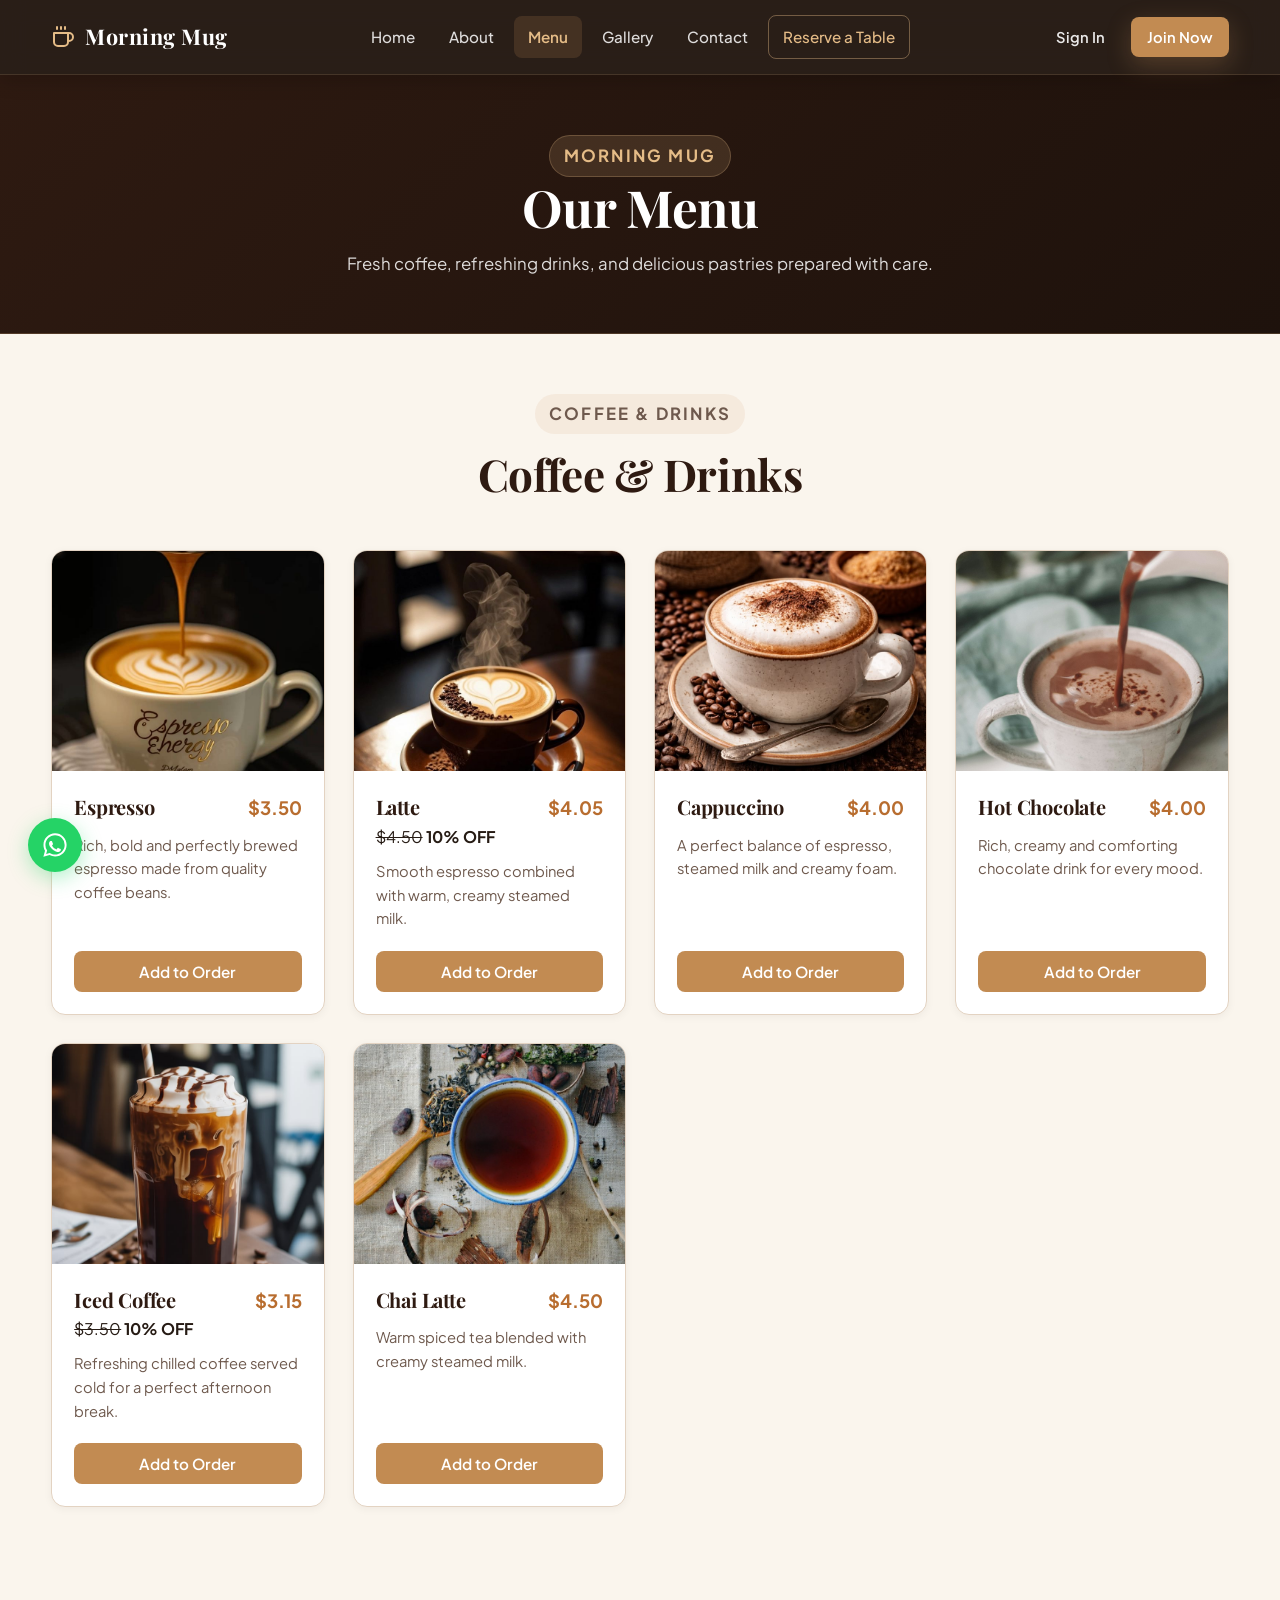
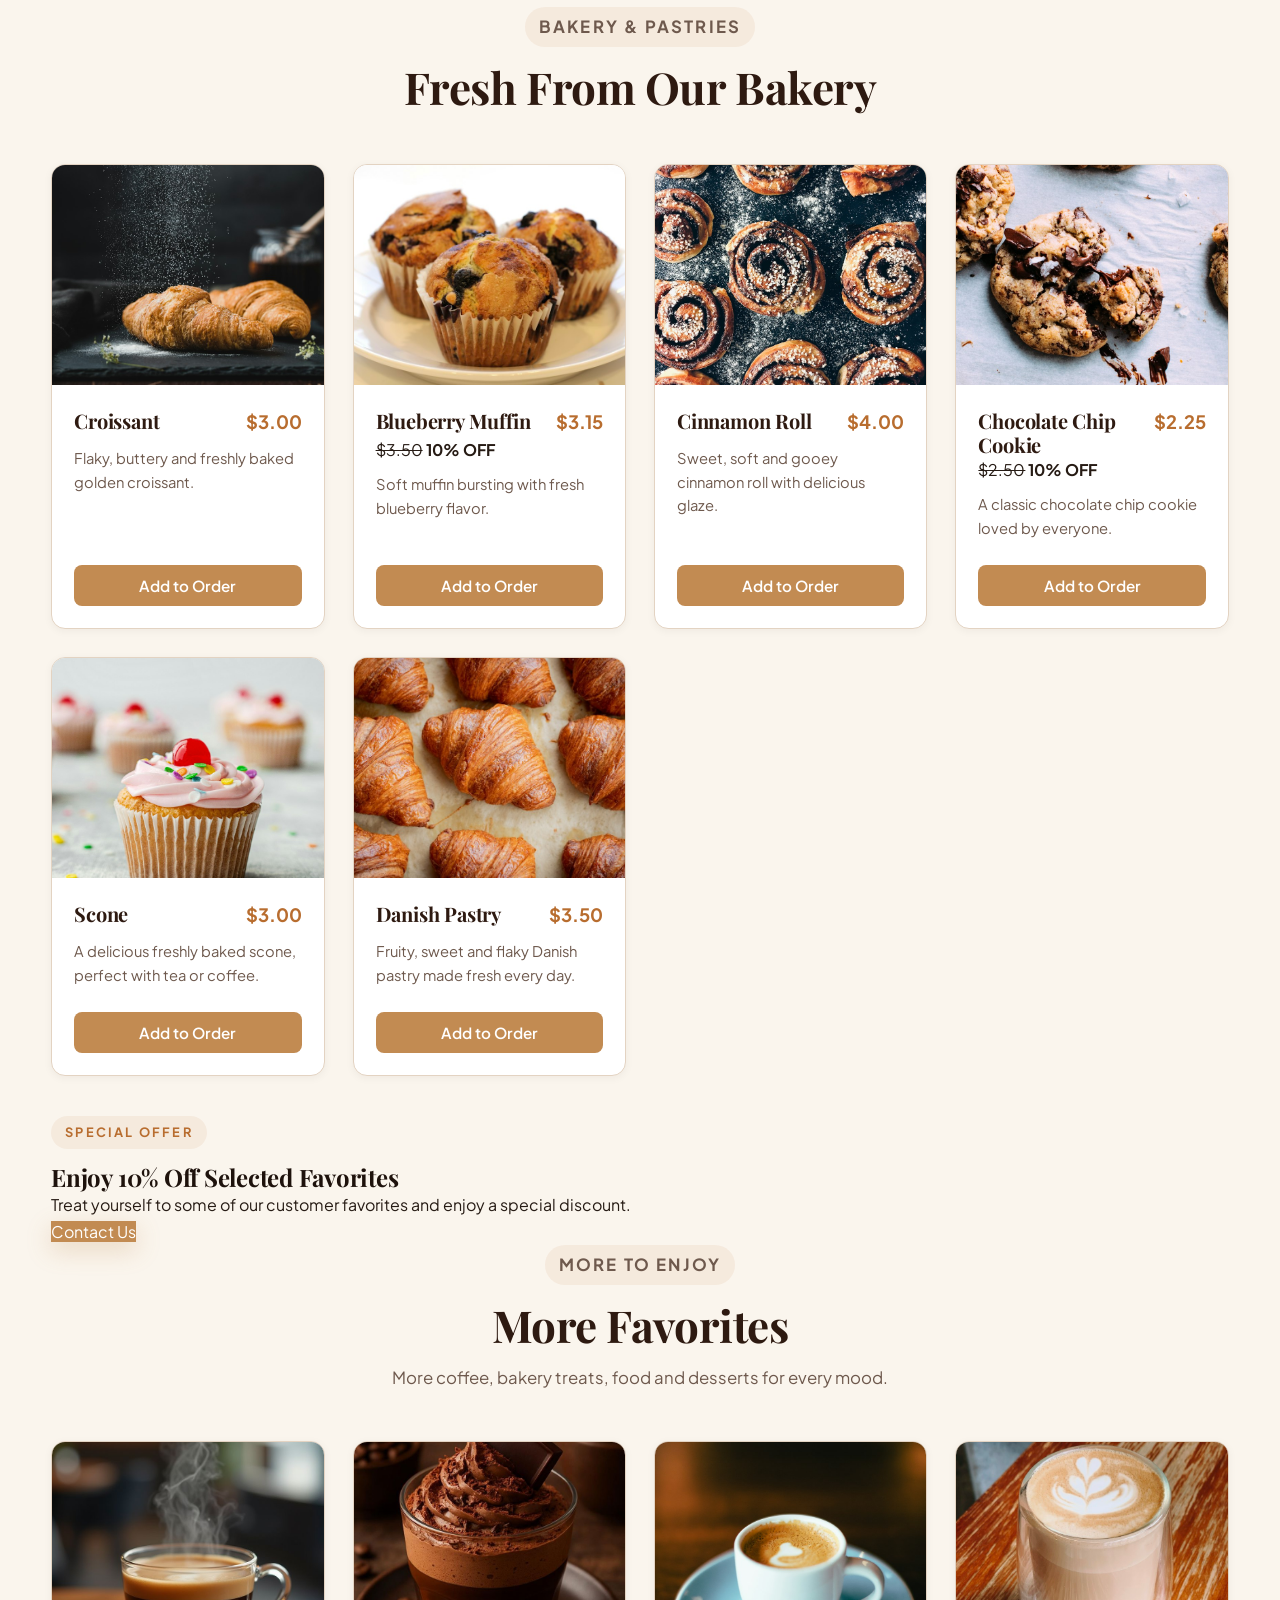
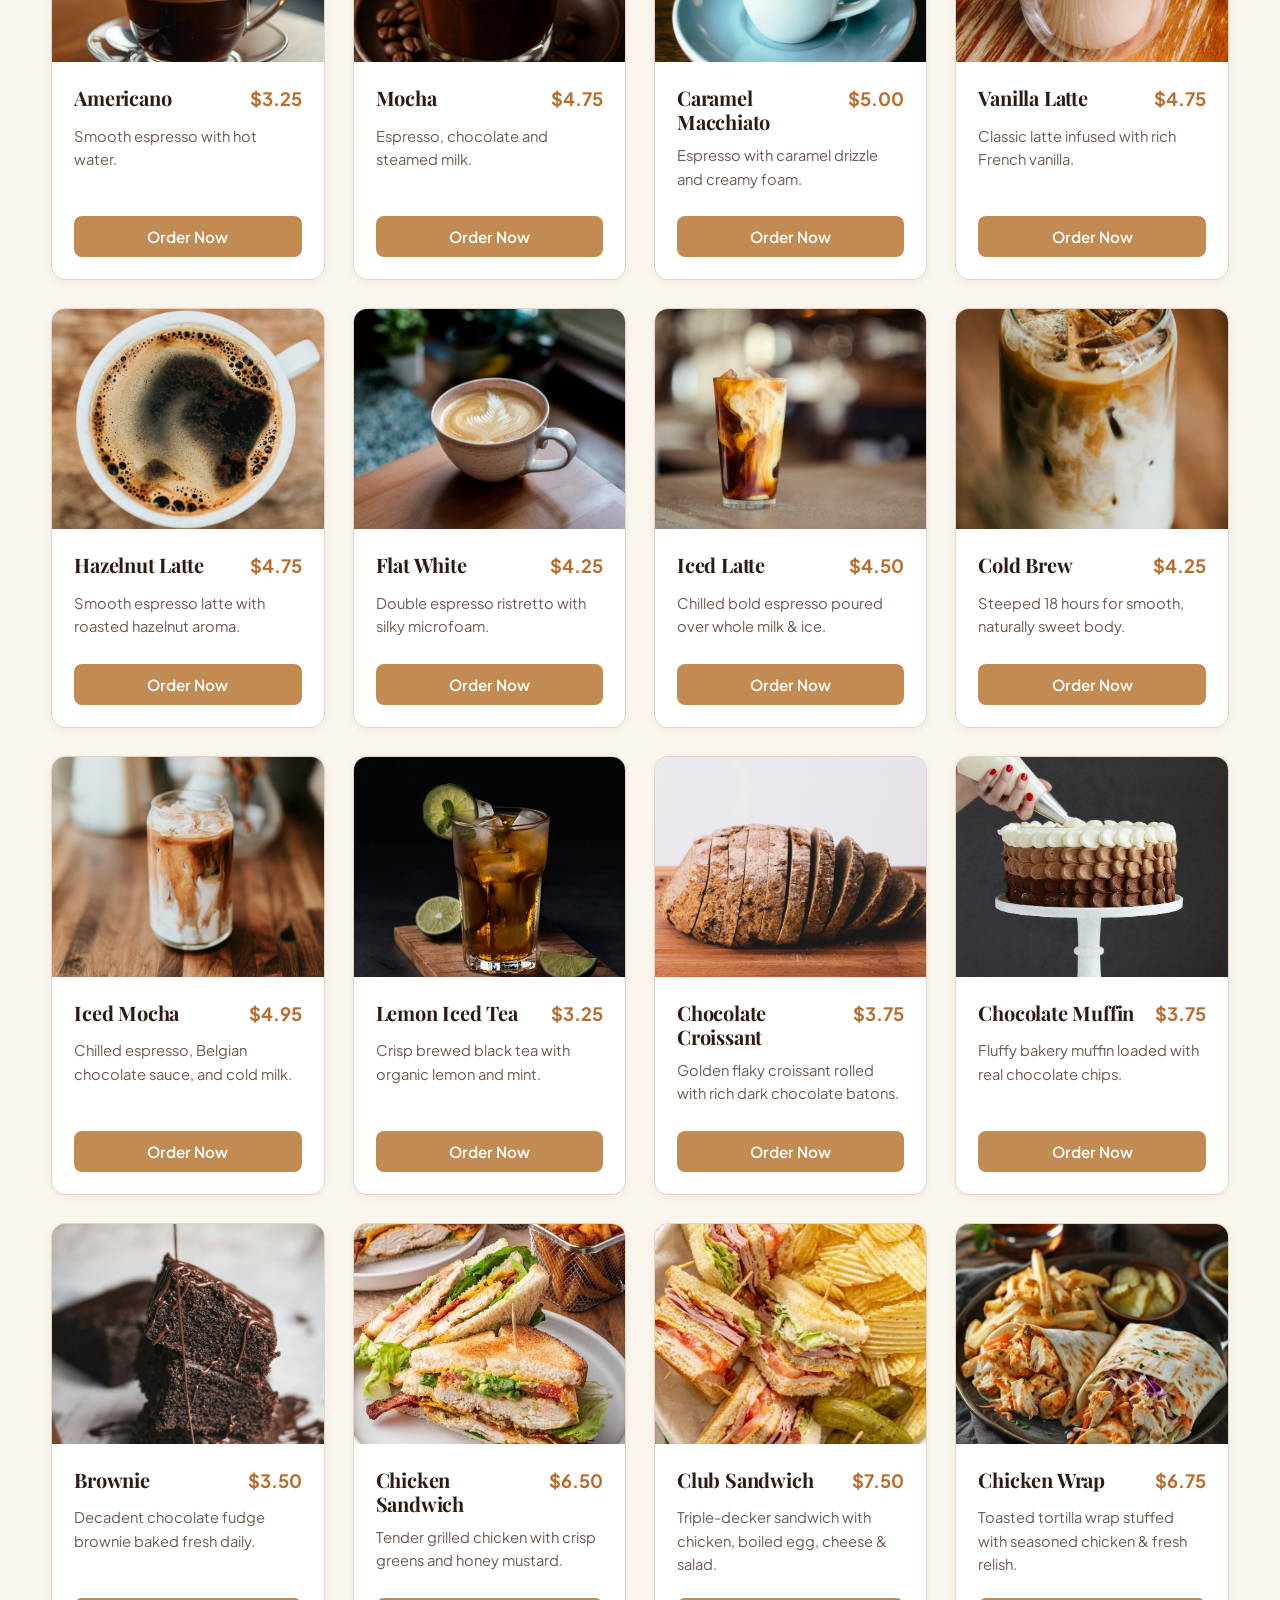
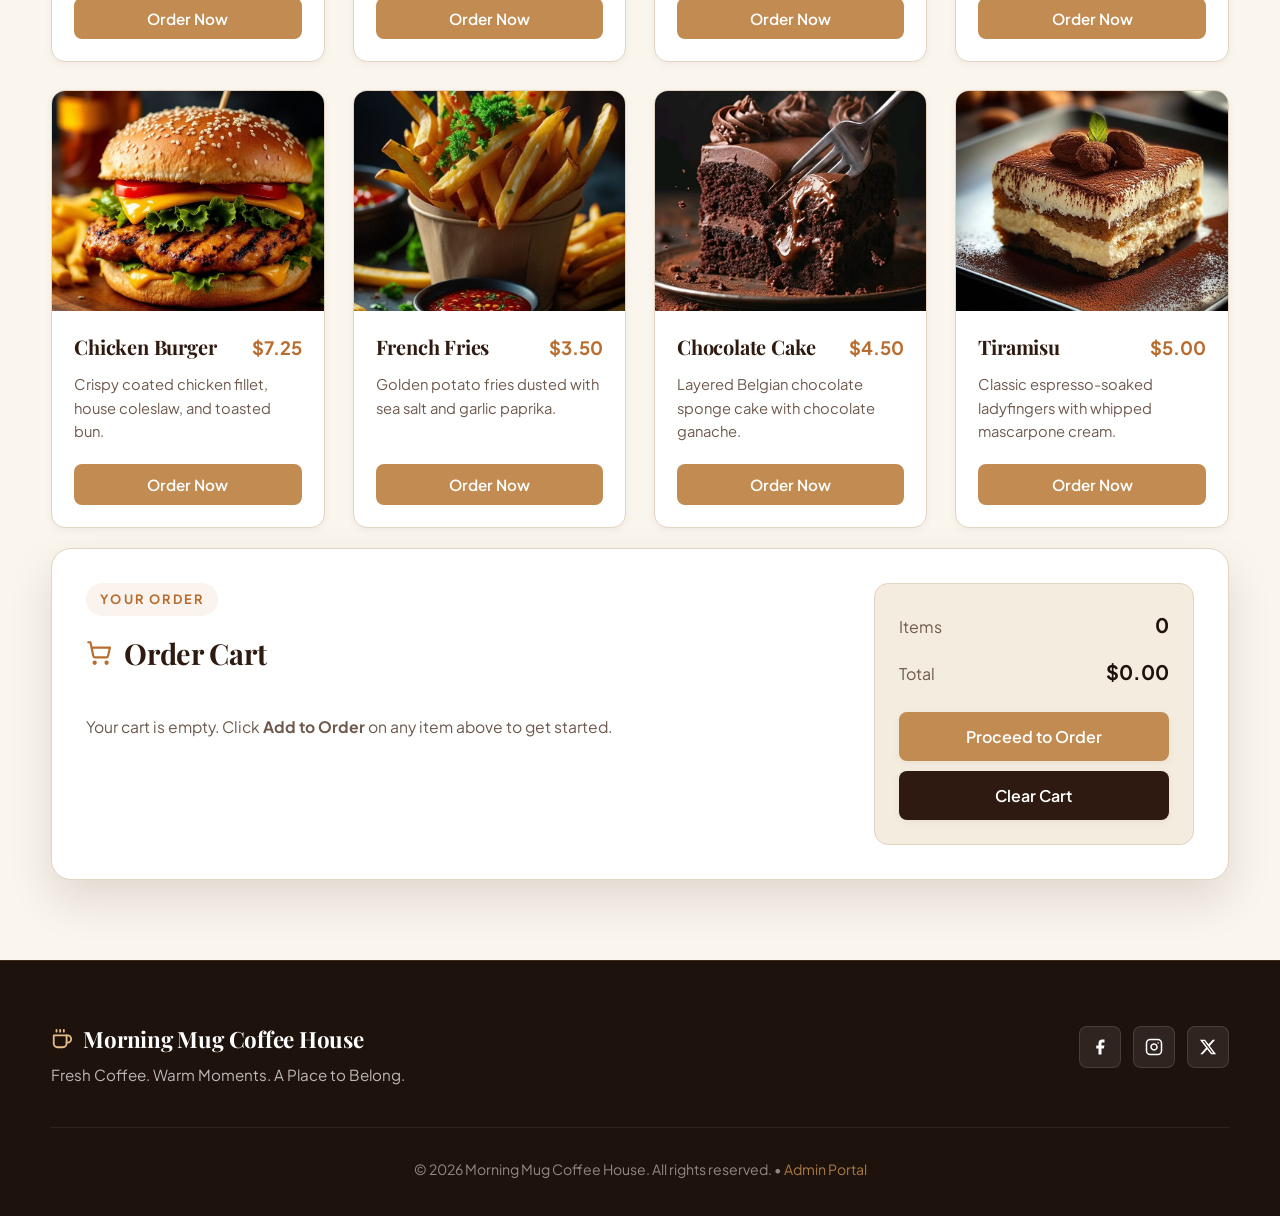
<file: menu.html>
<!DOCTYPE html>
<html lang="en">
<head>
<meta charset="utf-8"/>
<meta content="width=device-width, initial-scale=1.0" name="viewport"/>
<title>Menu | Morning Mug Coffee House</title>
<link href="style.css" rel="stylesheet"/>
<script src="analytics.js" defer></script>
</head>
<body>
<!-- ================= NAVIGATION ================= -->
<header class="navbar">
<div class="container nav-inner">
<a class="logo" href="index.html">
    <span class="svg-icon icon-brand" aria-hidden="true">
        <svg width="24" height="24" viewBox="0 0 24 24" fill="none" stroke="currentColor" stroke-width="2" stroke-linecap="round" stroke-linejoin="round">
            <path d="M17 8h1a4 4 0 1 1 0 8h-1"/>
            <path d="M3 8h14v9a4 4 0 0 1-4 4H7a4 4 0 0 1-4-4Z"/>
            <line x1="6" y1="2" x2="6" y2="4"/>
            <line x1="10" y1="2" x2="10" y2="4"/>
            <line x1="14" y1="2" x2="14" y2="4"/>
        </svg>
    </span>
    Morning Mug
</a>
<button aria-expanded="false" aria-label="Toggle navigation menu" class="menu-toggle">
    <span class="svg-icon" aria-hidden="true">
        <svg width="24" height="24" viewBox="0 0 24 24" fill="none" stroke="currentColor" stroke-width="2" stroke-linecap="round" stroke-linejoin="round">
            <line x1="4" y1="6" x2="20" y2="6"/>
            <line x1="4" y1="12" x2="20" y2="12"/>
            <line x1="4" y1="18" x2="20" y2="18"/>
        </svg>
    </span>
</button>
<ul class="nav-links">
<li><a href="index.html">Home</a></li>
<li><a href="about.html">About</a></li>
<li><a class="active" href="menu.html">Menu</a></li>
<li><a href="gallery.html">Gallery</a></li>
<li><a href="contact.html">Contact</a></li>
<li><a class="reserve-link" href="reservation.html">Reserve a Table</a></li>
</ul>
<div class="auth-links">
<a href="signin.html">Sign In</a>
<a class="join-btn" href="join.html">Join Now</a>
</div>
</div>
</header>
<!-- ================= MENU PAGE ================= -->
<main>
<!-- Page Header -->
<section class="page-header">
<div class="container">
<p class="small-title">
                MORNING MUG
            </p>
<h1>
                Our Menu
            </h1>
<p>
                Fresh coffee, refreshing drinks, and delicious
                pastries prepared with care.
            </p>
</div>
</section>
<!-- ================= DRINKS ================= -->
<section class="container menu-section">
<div class="section-title">
<p class="small-title">
                Coffee &amp; Drinks
            </p>
<h2>
                Coffee &amp; Drinks
            </h2>
</div>
<div class="menu-grid">
<!-- Espresso -->
<div class="menu-card">
<div class="product-image">
<img alt="Espresso coffee" src="images/espresso.jpg"/>
</div>
<div class="menu-card-content">
<div class="product-title">
<h3>
                            Espresso
                        </h3>
<span class="price">
                            $3.50
                        </span>
</div>
<p>
                        Rich, bold and perfectly brewed espresso
                        made from quality coffee beans.
                    </p>
<button class="order-btn" data-name="Espresso" data-price="$3.50">
                        Add to Order
                    </button>
</div>
</div>
<!-- Latte -->
<div class="menu-card">
<div class="product-image">
<img alt="Latte coffee" src="images/latte.jpg"/>
</div>
<div class="menu-card-content">
<div class="product-title">
<h3>
                            Latte
                        </h3>
<span class="price">
                            $4.05
                        </span>
</div>
<div class="discount-price">
<del>$4.50</del>
<strong>10% OFF</strong>
</div>
<p>
                        Smooth espresso combined with warm,
                        creamy steamed milk.
                    </p>
<button class="order-btn" data-name="Latte" data-price="$4.05">
                        Add to Order
                    </button>
</div>
</div>
<!-- Cappuccino -->
<div class="menu-card">
<div class="product-image">
<img alt="Cappuccino coffee" src="images/cappuccino.jpg"/>
</div>
<div class="menu-card-content">
<div class="product-title">
<h3>
                            Cappuccino
                        </h3>
<span class="price">
                            $4.00
                        </span>
</div>
<p>
                        A perfect balance of espresso,
                        steamed milk and creamy foam.
                    </p>
<button class="order-btn" data-name="Cappuccino" data-price="$4.00">
                        Add to Order
                    </button>
</div>
</div>
<!-- Hot Chocolate -->
<div class="menu-card">
<div class="product-image">
<img alt="Hot chocolate" src="images/hot-chocolate.jpg"/>
</div>
<div class="menu-card-content">
<div class="product-title">
<h3>
                            Hot Chocolate
                        </h3>
<span class="price">
                            $4.00
                        </span>
</div>
<p>
                        Rich, creamy and comforting chocolate
                        drink for every mood.
                    </p>
<button class="order-btn" data-name="Hot Chocolate" data-price="$4.00">
                        Add to Order
                    </button>
</div>
</div>
<!-- Iced Coffee -->
<div class="menu-card">
<div class="product-image">
<img alt="Iced coffee" src="images/cold-coffee.jpg"/>
</div>
<div class="menu-card-content">
<div class="product-title">
<h3>
                            Iced Coffee
                        </h3>
<span class="price">
                            $3.15
                        </span>
</div>
<div class="discount-price">
<del>$3.50</del>
<strong>10% OFF</strong>
</div>
<p>
                        Refreshing chilled coffee served cold
                        for a perfect afternoon break.
                    </p>
<button class="order-btn" data-name="Iced Coffee" data-price="$3.15">
                        Add to Order
                    </button>
</div>
</div>
<!-- Chai Latte -->
<div class="menu-card">
<div class="product-image">
<img alt="Chai latte" src="images/chai-latte.jpg"/>
</div>
<div class="menu-card-content">
<div class="product-title">
<h3>
                            Chai Latte
                        </h3>
<span class="price">
                            $4.50
                        </span>
</div>
<p>
                        Warm spiced tea blended with creamy
                        steamed milk.
                    </p>
<button class="order-btn" data-name="Chai Latte" data-price="$4.50">
                        Add to Order
                    </button>
</div>
</div>
</div>
</section>
<!-- ================= PASTRIES ================= -->
<section class="container menu-section">
<div class="section-title">
<p class="small-title">
                Bakery &amp; Pastries
            </p>
<h2>
                Fresh From Our Bakery
            </h2>
</div>
<div class="menu-grid">
<!-- Croissant -->
<div class="menu-card">
<div class="product-image">
<img alt="Fresh croissant" src="images/croissant.jpg"/>
</div>
<div class="menu-card-content">
<div class="product-title">
<h3>
                            Croissant
                        </h3>
<span class="price">
                            $3.00
                        </span>
</div>
<p>
                        Flaky, buttery and freshly baked
                        golden croissant.
                    </p>
<button class="order-btn" data-name="Croissant" data-price="$3.00">
                        Add to Order
                    </button>
</div>
</div>
<!-- Blueberry Muffin -->
<div class="menu-card">
<div class="product-image">
<img alt="Blueberry muffin" src="images/blueberry-muffin.jpg"/>
</div>
<div class="menu-card-content">
<div class="product-title">
<h3>
                            Blueberry Muffin
                        </h3>
<span class="price">
                            $3.15
                        </span>
</div>
<div class="discount-price">
<del>$3.50</del>
<strong>10% OFF</strong>
</div>
<p>
                        Soft muffin bursting with fresh
                        blueberry flavor.
                    </p>
<button class="order-btn" data-name="Blueberry Muffin" data-price="$3.15">
                        Add to Order
                    </button>
</div>
</div>
<!-- Cinnamon Roll -->
<div class="menu-card">
<div class="product-image">
<img alt="Cinnamon roll" src="images/cinnamon-roll.jpg"/>
</div>
<div class="menu-card-content">
<div class="product-title">
<h3>
                            Cinnamon Roll
                        </h3>
<span class="price">
                            $4.00
                        </span>
</div>
<p>
                        Sweet, soft and gooey cinnamon roll
                        with delicious glaze.
                    </p>
<button class="order-btn" data-name="Cinnamon Roll" data-price="$4.00">
                        Add to Order
                    </button>
</div>
</div>
<!-- Chocolate Chip Cookie -->
<div class="menu-card">
<div class="product-image">
<img alt="Chocolate chip cookies" src="images/chocolate-chip-cookie.jpg"/>
</div>
<div class="menu-card-content">
<div class="product-title">
<h3>
                            Chocolate Chip Cookie
                        </h3>
<span class="price">
                            $2.25
                        </span>
</div>
<div class="discount-price">
<del>$2.50</del>
<strong>10% OFF</strong>
</div>
<p>
                        A classic chocolate chip cookie
                        loved by everyone.
                    </p>
<button class="order-btn" data-name="Chocolate Chip Cookie" data-price="$2.25">
                        Add to Order
                    </button>
</div>
</div>
<!-- Scone -->
<div class="menu-card">
<div class="product-image">
<img alt="Fresh baked scone" src="images/scone.jpg"/>
</div>
<div class="menu-card-content">
<div class="product-title">
<h3>
                            Scone
                        </h3>
<span class="price">
                            $3.00
                        </span>
</div>
<p>
                        A delicious freshly baked scone,
                        perfect with tea or coffee.
                    </p>
<button class="order-btn" data-name="Scone" data-price="$3.00">
                        Add to Order
                    </button>
</div>
</div>
<!-- Danish Pastry -->
<div class="menu-card">
<div class="product-image">
<img alt="Danish pastry" src="images/danish-pastry.jpg"/>
</div>
<div class="menu-card-content">
<div class="product-title">
<h3>
                            Danish Pastry
                        </h3>
<span class="price">
                            $3.50
                        </span>
</div>
<p>
                        Fruity, sweet and flaky Danish pastry
                        made fresh every day.
                    </p>
<button class="order-btn" data-name="Danish Pastry" data-price="$3.50">
                        Add to Order
                    </button>
</div>
</div>
</div>
</section>
<!-- ================= SPECIAL OFFER ================= -->
<section class="container menu-offer">
<div>
<p class="small-title">
                SPECIAL OFFER
            </p>
<h2>
                Enjoy 10% Off Selected Favorites
            </h2>
<p>
                Treat yourself to some of our customer favorites
                and enjoy a special discount.
            </p>
</div>
<a class="join-btn" href="contact.html">
            Contact Us
        </a>
</section>
<section class="container menu-category additional-menu">
<div class="section-title">
<p class="small-title">MORE TO ENJOY</p>
<h2>More Favorites</h2>
<p>More coffee, bakery treats, food and desserts for every mood.</p>
</div>
<div class="menu-grid">
<div class="menu-card">
<div class="product-image">
<img alt="Americano" src="images/americano.jpg"/>
<span class="discount-badge">10% OFF</span>
</div>
<div class="menu-card-content">
<div class="product-title">
<h3>Americano</h3>
<span class="price">$3.25</span>
</div>
<p>Smooth espresso with hot water.</p>
<button class="order-btn" data-name="Americano" data-price="$3.25" type="button">Order Now</button>
</div>
</div>
<div class="menu-card">
<div class="product-image">
<img alt="Mocha" src="images/mocha.jpg"/>
<span class="discount-badge">10% OFF</span>
</div>
<div class="menu-card-content">
<div class="product-title">
<h3>Mocha</h3>
<span class="price">$4.75</span>
</div>
<p>Espresso, chocolate and steamed milk.</p>
<button class="order-btn" data-name="Mocha" data-price="$4.75" type="button">Order Now</button>
</div>
</div>
<div class="menu-card">
<div class="product-image">
<img alt="Caramel Macchiato" src="images/caramel-macchiato.jpg"/>
<span class="discount-badge">10% OFF</span>
</div>
<div class="menu-card-content">
<div class="product-title">
<h3>Caramel Macchiato</h3>
<span class="price">$5.00</span>
</div>
<p>Espresso with caramel drizzle and creamy foam.</p>
<button class="order-btn" data-name="Caramel Macchiato" data-price="$5.00" type="button">Order Now</button>
</div>
</div>
<div class="menu-card">
<div class="product-image">
<img alt="Vanilla Latte" src="images/vanilla-latte.jpg"/>
<span class="discount-badge">10% OFF</span>
</div>
<div class="menu-card-content">
<div class="product-title">
<h3>Vanilla Latte</h3>
<span class="price">$4.75</span>
</div>
<p>Classic latte infused with rich French vanilla.</p>
<button class="order-btn" data-name="Vanilla Latte" data-price="$4.75" type="button">Order Now</button>
</div>
</div>
<div class="menu-card">
<div class="product-image">
<img alt="Hazelnut Latte" src="images/hazelnut-latte.jpg"/>
<span class="discount-badge">10% OFF</span>
</div>
<div class="menu-card-content">
<div class="product-title">
<h3>Hazelnut Latte</h3>
<span class="price">$4.75</span>
</div>
<p>Smooth espresso latte with roasted hazelnut aroma.</p>
<button class="order-btn" data-name="Hazelnut Latte" data-price="$4.75" type="button">Order Now</button>
</div>
</div>
<div class="menu-card">
<div class="product-image">
<img alt="Flat White" src="images/flat-white.jpg"/>
<span class="discount-badge">10% OFF</span>
</div>
<div class="menu-card-content">
<div class="product-title">
<h3>Flat White</h3>
<span class="price">$4.25</span>
</div>
<p>Double espresso ristretto with silky microfoam.</p>
<button class="order-btn" data-name="Flat White" data-price="$4.25" type="button">Order Now</button>
</div>
</div>
<div class="menu-card">
<div class="product-image">
<img alt="Iced Latte" src="images/iced-latte.jpg"/>
<span class="discount-badge">10% OFF</span>
</div>
<div class="menu-card-content">
<div class="product-title">
<h3>Iced Latte</h3>
<span class="price">$4.50</span>
</div>
<p>Chilled bold espresso poured over whole milk & ice.</p>
<button class="order-btn" data-name="Iced Latte" data-price="$4.50" type="button">Order Now</button>
</div>
</div>
<div class="menu-card">
<div class="product-image">
<img alt="Cold Brew" src="images/cold-brew.jpg"/>
<span class="discount-badge">10% OFF</span>
</div>
<div class="menu-card-content">
<div class="product-title">
<h3>Cold Brew</h3>
<span class="price">$4.25</span>
</div>
<p>Steeped 18 hours for smooth, naturally sweet body.</p>
<button class="order-btn" data-name="Cold Brew" data-price="$4.25" type="button">Order Now</button>
</div>
</div>
<div class="menu-card">
<div class="product-image">
<img alt="Iced Mocha" src="images/iced-mocha.jpg"/>
<span class="discount-badge">10% OFF</span>
</div>
<div class="menu-card-content">
<div class="product-title">
<h3>Iced Mocha</h3>
<span class="price">$4.95</span>
</div>
<p>Chilled espresso, Belgian chocolate sauce, and cold milk.</p>
<button class="order-btn" data-name="Iced Mocha" data-price="$4.95" type="button">Order Now</button>
</div>
</div>
<div class="menu-card">
<div class="product-image">
<img alt="Lemon Iced Tea" src="images/lemon-iced-tea.jpg"/>
<span class="discount-badge">10% OFF</span>
</div>
<div class="menu-card-content">
<div class="product-title">
<h3>Lemon Iced Tea</h3>
<span class="price">$3.25</span>
</div>
<p>Crisp brewed black tea with organic lemon and mint.</p>
<button class="order-btn" data-name="Lemon Iced Tea" data-price="$3.25" type="button">Order Now</button>
</div>
</div>
<div class="menu-card">
<div class="product-image">
<img alt="Chocolate Croissant" src="images/chocolate-croissant.jpg"/>
<span class="discount-badge">10% OFF</span>
</div>
<div class="menu-card-content">
<div class="product-title">
<h3>Chocolate Croissant</h3>
<span class="price">$3.75</span>
</div>
<p>Golden flaky croissant rolled with rich dark chocolate batons.</p>
<button class="order-btn" data-name="Chocolate Croissant" data-price="$3.75" type="button">Order Now</button>
</div>
</div>
<div class="menu-card">
<div class="product-image">
<img alt="Chocolate Muffin" src="images/chocolate-muffin.jpg"/>
<span class="discount-badge">10% OFF</span>
</div>
<div class="menu-card-content">
<div class="product-title">
<h3>Chocolate Muffin</h3>
<span class="price">$3.75</span>
</div>
<p>Fluffy bakery muffin loaded with real chocolate chips.</p>
<button class="order-btn" data-name="Chocolate Muffin" data-price="$3.75" type="button">Order Now</button>
</div>
</div>
<div class="menu-card">
<div class="product-image">
<img alt="Brownie" src="images/brownie.jpg"/>
<span class="discount-badge">10% OFF</span>
</div>
<div class="menu-card-content">
<div class="product-title">
<h3>Brownie</h3>
<span class="price">$3.50</span>
</div>
<p>Decadent chocolate fudge brownie baked fresh daily.</p>
<button class="order-btn" data-name="Brownie" data-price="$3.50" type="button">Order Now</button>
</div>
</div>
<div class="menu-card">
<div class="product-image">
<img alt="Chicken Sandwich" src="images/chicken-sandwich.jpg"/>
<span class="discount-badge">10% OFF</span>
</div>
<div class="menu-card-content">
<div class="product-title">
<h3>Chicken Sandwich</h3>
<span class="price">$6.50</span>
</div>
<p>Tender grilled chicken with crisp greens and honey mustard.</p>
<button class="order-btn" data-name="Chicken Sandwich" data-price="$6.50" type="button">Order Now</button>
</div>
</div>
<div class="menu-card">
<div class="product-image">
<img alt="Club Sandwich" src="images/club-sandwich.jpg"/>
<span class="discount-badge">10% OFF</span>
</div>
<div class="menu-card-content">
<div class="product-title">
<h3>Club Sandwich</h3>
<span class="price">$7.50</span>
</div>
<p>Triple-decker sandwich with chicken, boiled egg, cheese & salad.</p>
<button class="order-btn" data-name="Club Sandwich" data-price="$7.50" type="button">Order Now</button>
</div>
</div>
<div class="menu-card">
<div class="product-image">
<img alt="Chicken Wrap" src="images/chicken-wrap.jpg"/>
<span class="discount-badge">10% OFF</span>
</div>
<div class="menu-card-content">
<div class="product-title">
<h3>Chicken Wrap</h3>
<span class="price">$6.75</span>
</div>
<p>Toasted tortilla wrap stuffed with seasoned chicken & fresh relish.</p>
<button class="order-btn" data-name="Chicken Wrap" data-price="$6.75" type="button">Order Now</button>
</div>
</div>
<div class="menu-card">
<div class="product-image">
<img alt="Chicken Burger" src="images/chicken-burger.jpg"/>
<span class="discount-badge">10% OFF</span>
</div>
<div class="menu-card-content">
<div class="product-title">
<h3>Chicken Burger</h3>
<span class="price">$7.25</span>
</div>
<p>Crispy coated chicken fillet, house coleslaw, and toasted bun.</p>
<button class="order-btn" data-name="Chicken Burger" data-price="$7.25" type="button">Order Now</button>
</div>
</div>
<div class="menu-card">
<div class="product-image">
<img alt="French Fries" src="images/french-fries.jpg"/>
<span class="discount-badge">10% OFF</span>
</div>
<div class="menu-card-content">
<div class="product-title">
<h3>French Fries</h3>
<span class="price">$3.50</span>
</div>
<p>Golden potato fries dusted with sea salt and garlic paprika.</p>
<button class="order-btn" data-name="French Fries" data-price="$3.50" type="button">Order Now</button>
</div>
</div>
<div class="menu-card">
<div class="product-image">
<img alt="Chocolate Cake" src="images/chocolate-cake.jpg"/>
<span class="discount-badge">10% OFF</span>
</div>
<div class="menu-card-content">
<div class="product-title">
<h3>Chocolate Cake</h3>
<span class="price">$4.50</span>
</div>
<p>Layered Belgian chocolate sponge cake with chocolate ganache.</p>
<button class="order-btn" data-name="Chocolate Cake" data-price="$4.50" type="button">Order Now</button>
</div>
</div>
<div class="menu-card">
<div class="product-image">
<img alt="Tiramisu" src="images/tiramisu.jpg"/>
<span class="discount-badge">10% OFF</span>
</div>
<div class="menu-card-content">
<div class="product-title">
<h3>Tiramisu</h3>
<span class="price">$5.00</span>
</div>
<p>Classic espresso-soaked ladyfingers with whipped mascarpone cream.</p>
<button class="order-btn" data-name="Tiramisu" data-price="$5.00" type="button">Order Now</button>
</div>
</div>
</div>
</section>
<section aria-live="polite" class="cart-panel" id="cartPanel">
<div class="cart-inner">
<div>
<p class="small-title">Your Order</p>
<div class="cart-header-title">
    <span class="svg-icon" style="color:var(--caramel)" aria-hidden="true">
        <svg width="26" height="26" viewBox="0 0 24 24" fill="none" stroke="currentColor" stroke-width="2" stroke-linecap="round" stroke-linejoin="round">
            <circle cx="8" cy="21" r="1"/><circle cx="19" cy="21" r="1"/>
            <path d="M2.05 2.05h2l2.66 12.42a2 2 0 0 0 2 1.58h9.78a2 2 0 0 0 1.95-1.57l1.65-7.43H5.12"/>
        </svg>
    </span>
    <h2>Order Cart</h2>
</div>
<div id="cartItems"><p class="empty-cart">Your cart is empty. Click <strong>Add to Order</strong> on any item above to get started.</p></div>
</div>
<div class="cart-summary">
<div><span>Items</span><strong id="cartCount">0</strong></div>
<div><span>Total</span><strong id="cartTotal">$0.00</strong></div>
<button class="btn" id="checkoutBtn" type="button">Proceed to Order</button>
<button class="btn cart-clear" id="clearCartBtn" type="button">Clear Cart</button>
</div>
</div>
</section>
</main>
<!-- ================= FOOTER ================= -->
<footer class="footer">
<div class="footer-content">
<div>
<h3>
    <span class="svg-icon icon-brand" aria-hidden="true">
        <svg width="22" height="22" viewBox="0 0 24 24" fill="none" stroke="currentColor" stroke-width="2" stroke-linecap="round" stroke-linejoin="round">
            <path d="M17 8h1a4 4 0 1 1 0 8h-1"/>
            <path d="M3 8h14v9a4 4 0 0 1-4 4H7a4 4 0 0 1-4-4Z"/>
            <line x1="6" y1="2" x2="6" y2="4"/>
            <line x1="10" y1="2" x2="10" y2="4"/>
            <line x1="14" y1="2" x2="14" y2="4"/>
        </svg>
    </span>
    Morning Mug Coffee House
</h3>
<p>
    Fresh Coffee. Warm Moments. A Place to Belong.
</p>
</div>
<div class="social-links">
<a href="https://www.facebook.com/md.sahadat2.0" target="_blank" rel="noopener noreferrer" class="social-icon" aria-label="Facebook">
    <span class="svg-icon" aria-hidden="true">
        <svg width="18" height="18" viewBox="0 0 24 24" fill="currentColor">
            <path d="M18 2h-3a5 5 0 0 0-5 5v3H7v4h3v8h4v-8h3l1-4h-4V7a1 1 0 0 1 1-1h3z"/>
        </svg>
    </span>
</a>
<a href="https://www.instagram.com/" target="_blank" rel="noopener noreferrer" class="social-icon" aria-label="Instagram">
    <span class="svg-icon" aria-hidden="true">
        <svg width="18" height="18" viewBox="0 0 24 24" fill="none" stroke="currentColor" stroke-width="2" stroke-linecap="round" stroke-linejoin="round">
            <rect width="20" height="20" x="2" y="2" rx="5" ry="5"/>
            <path d="M16 11.37A4 4 0 1 1 12.63 8 4 4 0 0 1 16 11.37z"/>
            <line x1="17.5" x2="17.51" y1="6.5" y2="6.5"/>
        </svg>
    </span>
</a>
<a href="https://twitter.com/" target="_blank" rel="noopener noreferrer" class="social-icon" aria-label="X (Twitter)">
    <span class="svg-icon" aria-hidden="true">
        <svg width="18" height="18" viewBox="0 0 24 24" fill="currentColor">
            <path d="M18.244 2.25h3.308l-7.227 8.26 8.502 11.24H16.17l-5.214-6.817L4.99 21.75H1.68l7.73-8.835L1.254 2.25H8.08l4.713 6.231zm-1.161 17.52h1.833L7.084 4.126H5.117z"/>
        </svg>
    </span>
</a>
</div>
</div>
<p class="copyright">
    © 2026 Morning Mug Coffee House. All rights reserved. • <a href="admin.html" style="color: var(--gold); text-decoration: none; opacity: 0.85;">Admin Portal</a>
</p>
</footer>
<!-- ================= WHATSAPP ================= -->
<a aria-label="Chat on WhatsApp" class="whatsapp" href="https://wa.me/8801320989282" target="_blank" rel="noopener noreferrer">
    <span class="svg-icon" aria-hidden="true">
        <svg width="28" height="28" viewBox="0 0 24 24" fill="currentColor">
            <path d="M12.04 2c-5.46 0-9.91 4.45-9.91 9.91 0 1.75.46 3.45 1.32 4.95L2.05 22l5.25-1.38c1.45.79 3.08 1.21 4.74 1.21 5.46 0 9.91-4.45 9.91-9.91 0-2.65-1.03-5.14-2.9-7.01A9.816 9.816 0 0 0 12.04 2m.01 1.67c2.2 0 4.26.86 5.82 2.42a8.225 8.225 0 0 1 2.41 5.83c0 4.54-3.7 8.24-8.24 8.24-1.48 0-2.93-.4-4.2-1.15l-.3-.18-3.12.82.83-3.04-.2-.31a8.196 8.196 0 0 1-1.26-4.38c0-4.54 3.7-8.24 8.24-8.24m4.52 11.64c-.25-.13-1.47-.72-1.7-.81-.23-.08-.39-.13-.56.13-.17.25-.64.81-.79.97-.14.17-.29.19-.54.06-.25-.13-1.06-.39-2.03-1.25-.75-.67-1.26-1.5-1.41-1.75-.14-.25-.02-.39.11-.51.11-.11.25-.29.38-.44.12-.14.17-.25.25-.42.08-.17.04-.31-.02-.44-.06-.13-.56-1.35-.77-1.85-.2-.49-.41-.42-.56-.43h-.48c-.17 0-.44.06-.67.31-.23.25-.88.86-.88 2.1s.9 2.43 1.02 2.6c.13.17 1.77 2.7 4.29 3.78.6.26 1.07.41 1.43.53.6.19 1.15.16 1.58.1.48-.07 1.47-.6 1.68-1.18.21-.58.21-1.07.15-1.18-.06-.1-.23-.17-.48-.29z"/>
        </svg>
    </span>
</a>
<!-- ================= BACK TO TOP ================= -->
<button class="back-to-top" id="backToTop" aria-label="Back to top">
    <span class="svg-icon" aria-hidden="true">
        <svg width="22" height="22" viewBox="0 0 24 24" fill="none" stroke="currentColor" stroke-width="2.5" stroke-linecap="round" stroke-linejoin="round">
            <path d="m18 15-6-6-6 6"/>
        </svg>
    </span>
</button>
<script src="script.js"></script>
</body>
</html>
</file>
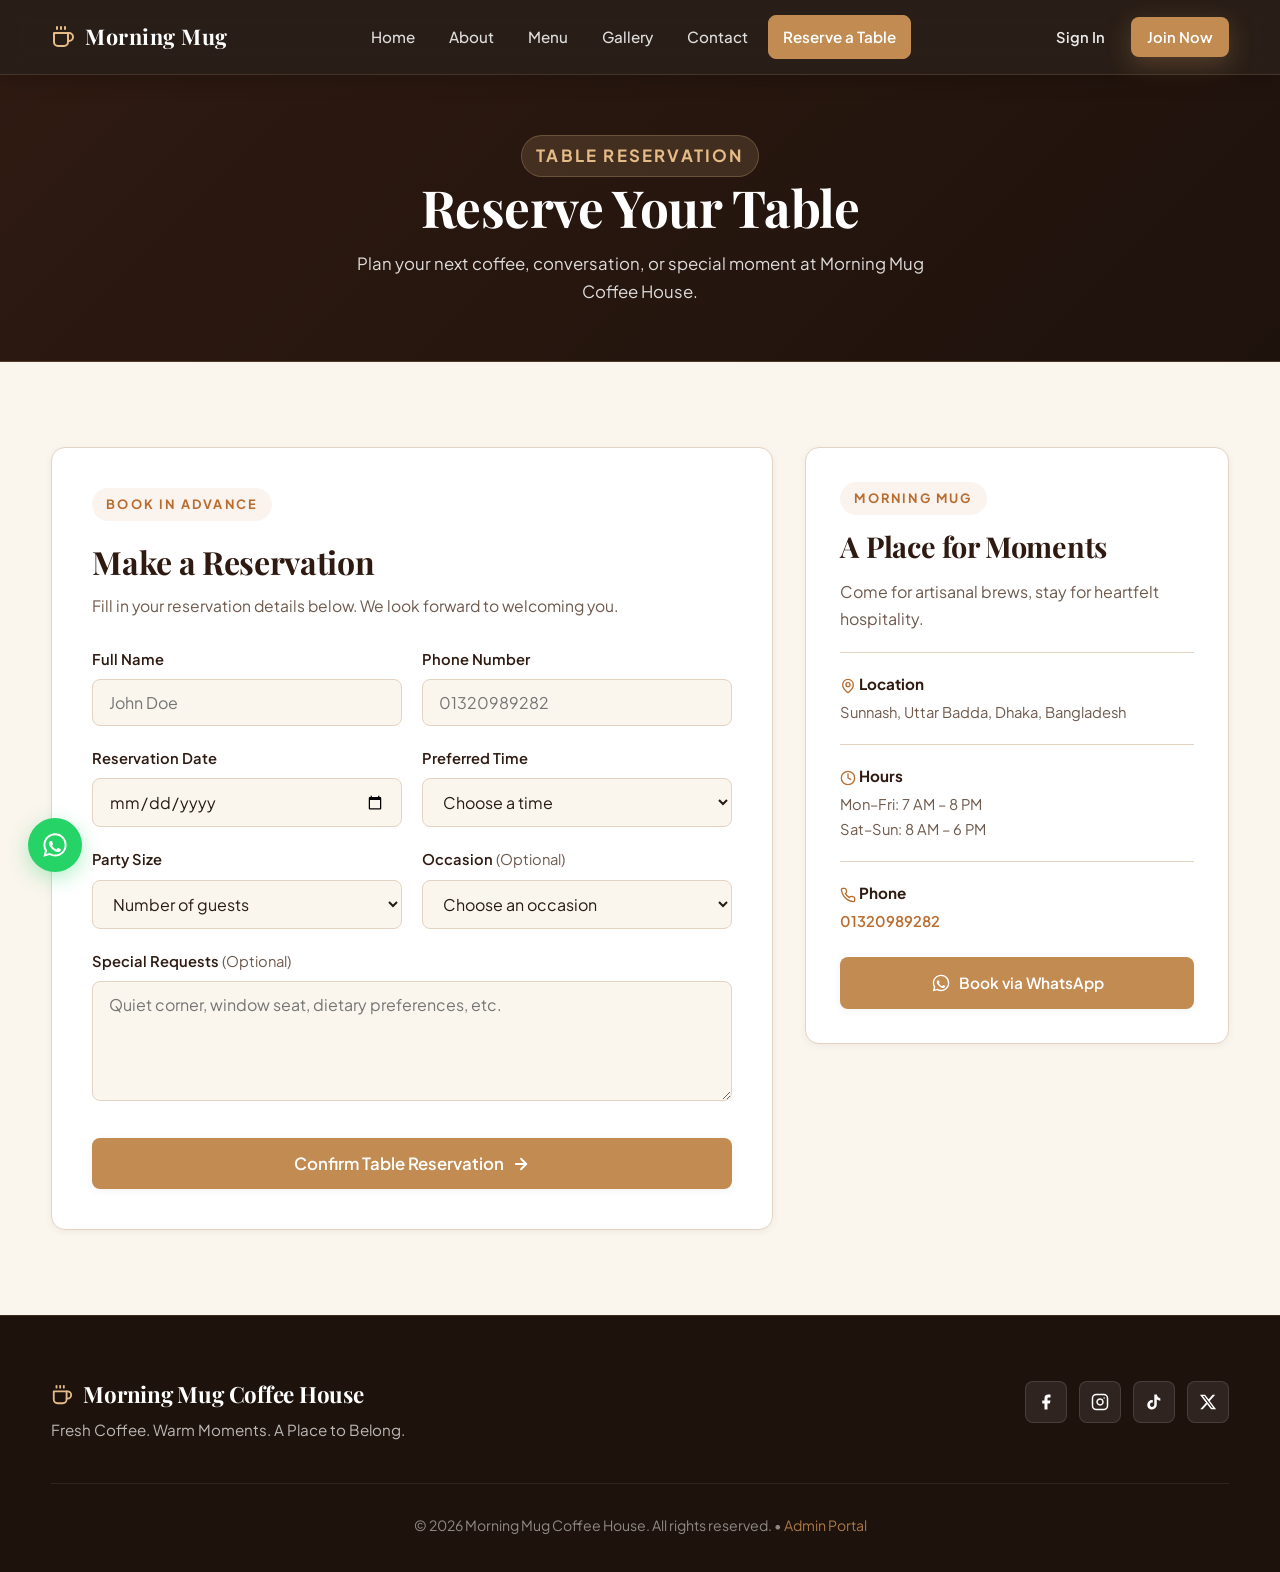
<file: reservation.html>
<!DOCTYPE html>
<html lang="en">
<head>
    <meta charset="UTF-8">
    <meta name="viewport" content="width=device-width, initial-scale=1.0">
    <title>Reserve a Table | Morning Mug Coffee House</title>
    <link rel="stylesheet" href="style.css">
    <script src="analytics.js" defer></script>
</head>
<body>

<header class="navbar">
    <div class="container nav-inner">
        <a class="logo" href="index.html">
            <span class="svg-icon icon-brand" aria-hidden="true">
                <svg width="24" height="24" viewBox="0 0 24 24" fill="none" stroke="currentColor" stroke-width="2" stroke-linecap="round" stroke-linejoin="round">
                    <path d="M17 8h1a4 4 0 1 1 0 8h-1"/>
                    <path d="M3 8h14v9a4 4 0 0 1-4 4H7a4 4 0 0 1-4-4Z"/>
                    <line x1="6" y1="2" x2="6" y2="4"/>
                    <line x1="10" y1="2" x2="10" y2="4"/>
                    <line x1="14" y1="2" x2="14" y2="4"/>
                </svg>
            </span>
            Morning Mug
        </a>
        <button class="menu-toggle" aria-label="Toggle navigation menu" aria-expanded="false">
            <span class="svg-icon" aria-hidden="true">
                <svg width="24" height="24" viewBox="0 0 24 24" fill="none" stroke="currentColor" stroke-width="2" stroke-linecap="round" stroke-linejoin="round">
                    <line x1="4" y1="6" x2="20" y2="6"/>
                    <line x1="4" y1="12" x2="20" y2="12"/>
                    <line x1="4" y1="18" x2="20" y2="18"/>
                </svg>
            </span>
        </button>

        <ul class="nav-links">
            <li><a href="index.html">Home</a></li>
            <li><a href="about.html">About</a></li>
            <li><a href="menu.html">Menu</a></li>
            <li><a href="gallery.html">Gallery</a></li>
            <li><a href="contact.html">Contact</a></li>
            <li><a class="reserve-link active" href="reservation.html">Reserve a Table</a></li>
        </ul>

        <div class="auth-links">
            <a href="signin.html">Sign In</a>
            <a class="join-btn" href="join.html">Join Now</a>
        </div>
    </div>
</header>

<main>
    <section class="page-hero">
        <div class="container">
            <p class="small-title">Table Reservation</p>
            <h1>Reserve Your Table</h1>
            <p>Plan your next coffee, conversation, or special moment at Morning Mug Coffee House.</p>
        </div>
    </section>

    <section class="section">
        <div class="container reservation-layout">

            <div class="reservation-card">
                <p class="small-title">Book In Advance</p>
                <h2>Make a Reservation</h2>
                <p class="reservation-intro">
                    Fill in your reservation details below. We look forward to welcoming you.
                </p>

                <form id="reservationForm">
                    <div class="reservation-form-grid">
                        <div class="form-group">
                            <label for="reservationName">Full Name</label>
                            <input id="reservationName" name="name" type="text" placeholder="John Doe" required>
                        </div>

                        <div class="form-group">
                            <label for="reservationPhone">Phone Number</label>
                            <input id="reservationPhone" name="phone" type="tel" placeholder="01320989282" required>
                        </div>

                        <div class="form-group">
                            <label for="reservationDate">Reservation Date</label>
                            <input id="reservationDate" name="date" type="date" required>
                        </div>

                        <div class="form-group">
                            <label for="reservationTime">Preferred Time</label>
                            <select id="reservationTime" name="time" required>
                                <option value="">Choose a time</option>
                                <option>7:00 AM</option>
                                <option>8:00 AM</option>
                                <option>9:00 AM</option>
                                <option>10:00 AM</option>
                                <option>11:00 AM</option>
                                <option>12:00 PM</option>
                                <option>1:00 PM</option>
                                <option>2:00 PM</option>
                                <option>3:00 PM</option>
                                <option>4:00 PM</option>
                                <option>5:00 PM</option>
                                <option>6:00 PM</option>
                                <option>7:00 PM</option>
                            </select>
                        </div>

                        <div class="form-group">
                            <label for="reservationGuests">Party Size</label>
                            <select id="reservationGuests" name="guests" required>
                                <option value="">Number of guests</option>
                                <option>1 Guest</option>
                                <option>2 Guests</option>
                                <option>3 Guests</option>
                                <option>4 Guests</option>
                                <option>5 Guests</option>
                                <option>6 Guests</option>
                                <option>7 Guests</option>
                                <option>8 Guests</option>
                            </select>
                        </div>

                        <div class="form-group">
                            <label for="reservationOccasion">Occasion <span style="font-weight:normal;color:var(--muted)">(Optional)</span></label>
                            <select id="reservationOccasion" name="occasion">
                                <option value="">Choose an occasion</option>
                                <option>Casual Coffee</option>
                                <option>Birthday Celebration</option>
                                <option>Business Meeting</option>
                                <option>Family Gathering</option>
                                <option>Special Moment</option>
                            </select>
                        </div>
                    </div>

                    <div class="form-group">
                        <label for="reservationNote">Special Requests <span style="font-weight:normal;color:var(--muted)">(Optional)</span></label>
                        <textarea id="reservationNote" name="note" placeholder="Quiet corner, window seat, dietary preferences, etc."></textarea>
                    </div>

                    <button class="btn reservation-submit" type="submit">
                        Confirm Table Reservation
                        <span class="svg-icon" aria-hidden="true">
                            <svg width="18" height="18" viewBox="0 0 24 24" fill="none" stroke="currentColor" stroke-width="2.5" stroke-linecap="round" stroke-linejoin="round">
                                <path d="M5 12h14"/>
                                <path d="m12 5 7 7-7 7"/>
                            </svg>
                        </span>
                    </button>
                </form>

                <div id="reservationMessage" class="reservation-message" hidden></div>
            </div>

            <aside class="reservation-side">
                <div class="contact-card">
                    <p class="small-title">Morning Mug</p>
                    <h2>A Place for Moments</h2>
                    <p style="color:var(--muted);margin-bottom:18px;">Come for artisanal brews, stay for heartfelt hospitality.</p>

                    <div class="reservation-fact">
                        <strong>
                            <span class="svg-icon" style="color:var(--caramel)" aria-hidden="true">
                                <svg width="16" height="16" viewBox="0 0 24 24" fill="none" stroke="currentColor" stroke-width="2" stroke-linecap="round" stroke-linejoin="round">
                                    <path d="M20 10c0 6-8 12-8 12s-8-6-8-12a8 8 0 0 1 16 0Z"/>
                                    <circle cx="12" cy="10" r="3"/>
                                </svg>
                            </span>
                            Location
                        </strong>
                        <span>Sunnash, Uttar Badda, Dhaka, Bangladesh</span>
                    </div>

                    <div class="reservation-fact">
                        <strong>
                            <span class="svg-icon" style="color:var(--caramel)" aria-hidden="true">
                                <svg width="16" height="16" viewBox="0 0 24 24" fill="none" stroke="currentColor" stroke-width="2" stroke-linecap="round" stroke-linejoin="round">
                                    <circle cx="12" cy="12" r="10"/>
                                    <polyline points="12 6 12 12 16 14"/>
                                </svg>
                            </span>
                            Hours
                        </strong>
                        <span>Mon–Fri: 7 AM – 8 PM<br>Sat–Sun: 8 AM – 6 PM</span>
                    </div>

                    <div class="reservation-fact">
                        <strong>
                            <span class="svg-icon" style="color:var(--caramel)" aria-hidden="true">
                                <svg width="16" height="16" viewBox="0 0 24 24" fill="none" stroke="currentColor" stroke-width="2" stroke-linecap="round" stroke-linejoin="round">
                                    <path d="M22 16.92v3a2 2 0 0 1-2.18 2 19.79 19.79 0 0 1-8.63-3.07 19.5 19.5 0 0 1-6-6 19.79 19.79 0 0 1-3.07-8.67A2 2 0 0 1 4.11 2h3a2 2 0 0 1 2 1.72 12.84 12.84 0 0 0 .7 2.81 2 2 0 0 1-.45 2.11L8.09 9.91a16 16 0 0 0 6 6l1.27-1.27a2 2 0 0 1 2.11-.45 12.84 12.84 0 0 0 2.81.7A2 2 0 0 1 22 16.92z"/>
                                </svg>
                            </span>
                            Phone
                        </strong>
                        <a href="tel:01320989282" style="color:var(--caramel);font-weight:600">01320989282</a>
                    </div>

                    <a class="btn reservation-whatsapp" href="https://wa.me/8801320989282" target="_blank" rel="noopener noreferrer">
                        <span class="svg-icon" aria-hidden="true">
                            <svg width="20" height="20" viewBox="0 0 24 24" fill="currentColor">
                                <path d="M12.04 2c-5.46 0-9.91 4.45-9.91 9.91 0 1.75.46 3.45 1.32 4.95L2.05 22l5.25-1.38c1.45.79 3.08 1.21 4.74 1.21 5.46 0 9.91-4.45 9.91-9.91 0-2.65-1.03-5.14-2.9-7.01A9.816 9.816 0 0 0 12.04 2m.01 1.67c2.2 0 4.26.86 5.82 2.42a8.225 8.225 0 0 1 2.41 5.83c0 4.54-3.7 8.24-8.24 8.24-1.48 0-2.93-.4-4.2-1.15l-.3-.18-3.12.82.83-3.04-.2-.31a8.196 8.196 0 0 1-1.26-4.38c0-4.54 3.7-8.24 8.24-8.24m4.52 11.64c-.25-.13-1.47-.72-1.7-.81-.23-.08-.39-.13-.56.13-.17.25-.64.81-.79.97-.14.17-.29.19-.54.06-.25-.13-1.06-.39-2.03-1.25-.75-.67-1.26-1.5-1.41-1.75-.14-.25-.02-.39.11-.51.11-.11.25-.29.38-.44.12-.14.17-.25.25-.42.08-.17.04-.31-.02-.44-.06-.13-.56-1.35-.77-1.85-.2-.49-.41-.42-.56-.43h-.48c-.17 0-.44.06-.67.31-.23.25-.88.86-.88 2.1s.9 2.43 1.02 2.6c.13.17 1.77 2.7 4.29 3.78.6.26 1.07.41 1.43.53.6.19 1.15.16 1.58.1.48-.07 1.47-.6 1.68-1.18.21-.58.21-1.07.15-1.18-.06-.1-.23-.17-.48-.29z"/>
                            </svg>
                        </span>
                        Book via WhatsApp
                    </a>
                </div>
            </aside>

        </div>
    </section>
</main>

<footer class="footer">
    <div class="footer-content">
        <div>
            <h3>
                <span class="svg-icon icon-brand" aria-hidden="true">
                    <svg width="22" height="22" viewBox="0 0 24 24" fill="none" stroke="currentColor" stroke-width="2" stroke-linecap="round" stroke-linejoin="round">
                        <path d="M17 8h1a4 4 0 1 1 0 8h-1"/>
                        <path d="M3 8h14v9a4 4 0 0 1-4 4H7a4 4 0 0 1-4-4Z"/>
                        <line x1="6" y1="2" x2="6" y2="4"/>
                        <line x1="10" y1="2" x2="10" y2="4"/>
                        <line x1="14" y1="2" x2="14" y2="4"/>
                    </svg>
                </span>
                Morning Mug Coffee House
            </h3>
            <p>Fresh Coffee. Warm Moments. A Place to Belong.</p>
        </div>
        <div class="social-links">
            <a class="social-icon" href="https://www.facebook.com/md.sahadat2.0" target="_blank" rel="noopener noreferrer" aria-label="Facebook">
                <span class="svg-icon" aria-hidden="true">
                    <svg width="18" height="18" viewBox="0 0 24 24" fill="currentColor">
                        <path d="M18 2h-3a5 5 0 0 0-5 5v3H7v4h3v8h4v-8h3l1-4h-4V7a1 1 0 0 1 1-1h3z"/>
                    </svg>
                </span>
            </a>
            <a class="social-icon" href="https://www.instagram.com/" target="_blank" rel="noopener noreferrer" aria-label="Instagram">
                <span class="svg-icon" aria-hidden="true">
                    <svg width="18" height="18" viewBox="0 0 24 24" fill="none" stroke="currentColor" stroke-width="2" stroke-linecap="round" stroke-linejoin="round">
                        <rect width="20" height="20" x="2" y="2" rx="5" ry="5"/>
                        <path d="M16 11.37A4 4 0 1 1 12.63 8 4 4 0 0 1 16 11.37z"/>
                        <line x1="17.5" x2="17.51" y1="6.5" y2="6.5"/>
                    </svg>
                </span>
            </a>
            <a class="social-icon" href="https://www.tiktok.com/" target="_blank" rel="noopener noreferrer" aria-label="TikTok">
                <span class="svg-icon" aria-hidden="true">
                    <svg width="18" height="18" viewBox="0 0 24 24" fill="currentColor">
                        <path d="M19.59 6.69a4.83 4.83 0 0 1-3.77-4.25V2h-3.45v13.67a2.89 2.89 0 0 1-5.2 1.74 2.89 2.89 0 0 1 2.31-4.64c.298-.002.595.042.88.13V9.4a6.33 6.33 0 0 0-1-.08A6.34 6.34 0 0 0 3 15.66a6.34 6.34 0 0 0 10.82 4.49 6.3 6.3 0 0 0 1.86-4.48v-6.9a8.16 8.16 0 0 0 4.77 1.52v-3.4a4.85 4.85 0 0 1-.86-.2z"/>
                    </svg>
                </span>
            </a>
            <a class="social-icon" href="https://x.com/" target="_blank" rel="noopener noreferrer" aria-label="X (Twitter)">
                <span class="svg-icon" aria-hidden="true">
                    <svg width="18" height="18" viewBox="0 0 24 24" fill="currentColor">
                        <path d="M18.244 2.25h3.308l-7.227 8.26 8.502 11.24H16.17l-5.214-6.817L4.99 21.75H1.68l7.73-8.835L1.254 2.25H8.08l4.713 6.231zm-1.161 17.52h1.833L7.084 4.126H5.117z"/>
                    </svg>
                </span>
            </a>
        </div>
    </div>
    <p class="copyright">© 2026 Morning Mug Coffee House. All rights reserved. • <a href="admin.html" style="color: var(--gold); text-decoration: none; opacity: 0.85;">Admin Portal</a></p>
</footer>

<a href="https://wa.me/8801320989282" class="whatsapp" target="_blank" rel="noopener noreferrer" aria-label="Chat on WhatsApp">
    <span class="svg-icon" aria-hidden="true">
        <svg width="28" height="28" viewBox="0 0 24 24" fill="currentColor">
            <path d="M12.04 2c-5.46 0-9.91 4.45-9.91 9.91 0 1.75.46 3.45 1.32 4.95L2.05 22l5.25-1.38c1.45.79 3.08 1.21 4.74 1.21 5.46 0 9.91-4.45 9.91-9.91 0-2.65-1.03-5.14-2.9-7.01A9.816 9.816 0 0 0 12.04 2m.01 1.67c2.2 0 4.26.86 5.82 2.42a8.225 8.225 0 0 1 2.41 5.83c0 4.54-3.7 8.24-8.24 8.24-1.48 0-2.93-.4-4.2-1.15l-.3-.18-3.12.82.83-3.04-.2-.31a8.196 8.196 0 0 1-1.26-4.38c0-4.54 3.7-8.24 8.24-8.24m4.52 11.64c-.25-.13-1.47-.72-1.7-.81-.23-.08-.39-.13-.56.13-.17.25-.64.81-.79.97-.14.17-.29.19-.54.06-.25-.13-1.06-.39-2.03-1.25-.75-.67-1.26-1.5-1.41-1.75-.14-.25-.02-.39.11-.51.11-.11.25-.29.38-.44.12-.14.17-.25.25-.42.08-.17.04-.31-.02-.44-.06-.13-.56-1.35-.77-1.85-.2-.49-.41-.42-.56-.43h-.48c-.17 0-.44.06-.67.31-.23.25-.88.86-.88 2.1s.9 2.43 1.02 2.6c.13.17 1.77 2.7 4.29 3.78.6.26 1.07.41 1.43.53.6.19 1.15.16 1.58.1.48-.07 1.47-.6 1.68-1.18.21-.58.21-1.07.15-1.18-.06-.1-.23-.17-.48-.29z"/>
        </svg>
    </span>
</a>
<button id="backToTop" class="back-to-top" aria-label="Back to top">
    <span class="svg-icon" aria-hidden="true">
        <svg width="22" height="22" viewBox="0 0 24 24" fill="none" stroke="currentColor" stroke-width="2.5" stroke-linecap="round" stroke-linejoin="round">
            <path d="m18 15-6-6-6 6"/>
        </svg>
    </span>
</button>
<script src="script.js"></script>
</body>
</html>
</file>
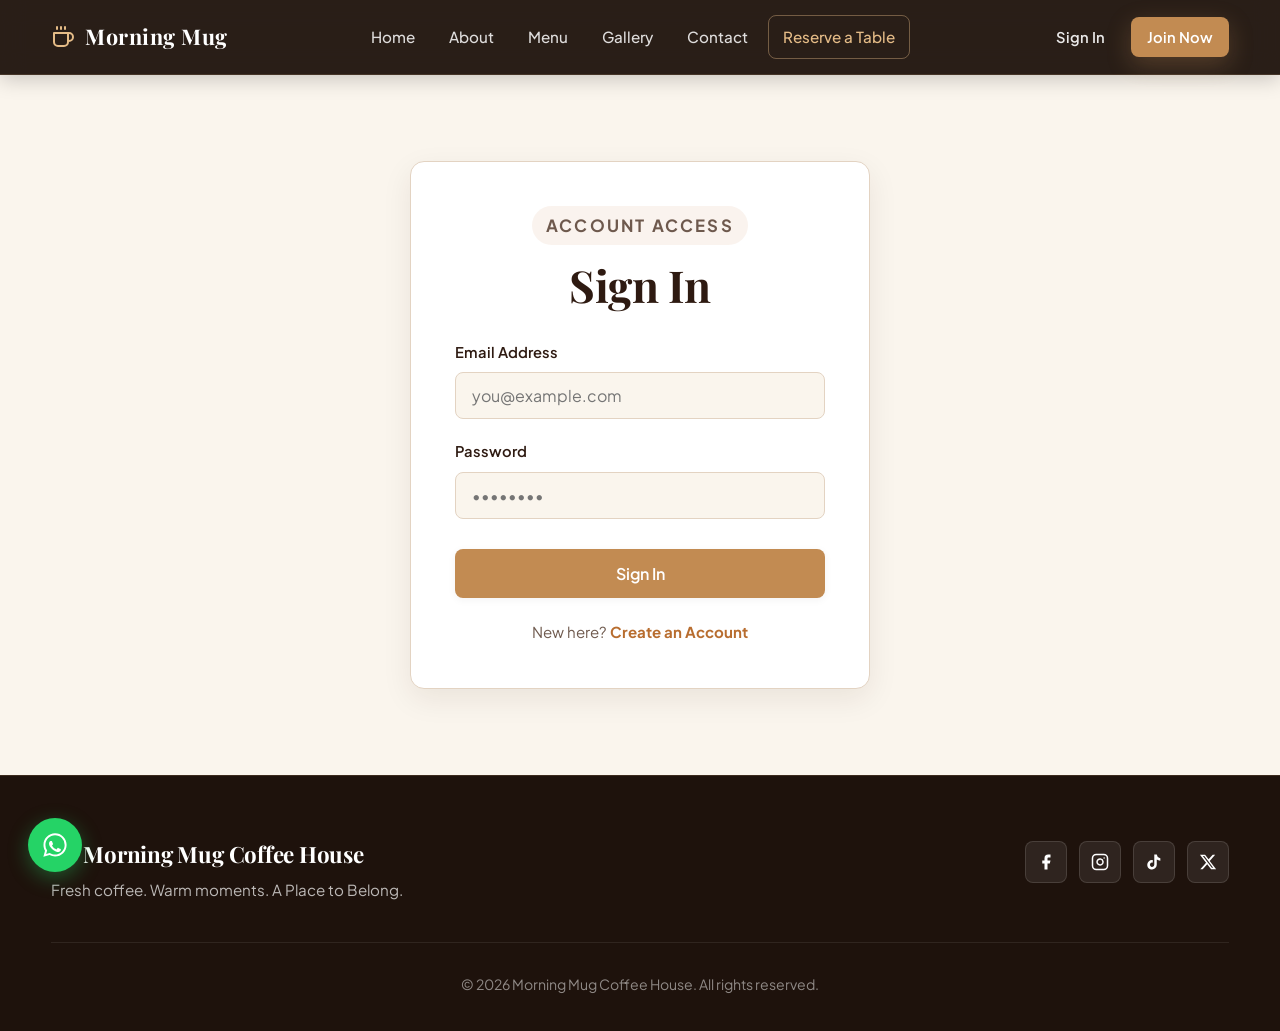
<file: signin.html>
<!doctype html>
<html lang="en">
<head>
<meta charset="utf-8">
<meta name="viewport" content="width=device-width,initial-scale=1">
<title>Sign In | Morning Mug Coffee House</title>
<link rel="stylesheet" href="style.css">
</head>
<body>

<header class="navbar">
  <div class="container nav-inner">
    <a class="logo" href="index.html">
        <span class="svg-icon icon-brand" aria-hidden="true">
            <svg width="24" height="24" viewBox="0 0 24 24" fill="none" stroke="currentColor" stroke-width="2" stroke-linecap="round" stroke-linejoin="round">
                <path d="M17 8h1a4 4 0 1 1 0 8h-1"/>
                <path d="M3 8h14v9a4 4 0 0 1-4 4H7a4 4 0 0 1-4-4Z"/>
                <line x1="6" y1="2" x2="6" y2="4"/>
                <line x1="10" y1="2" x2="10" y2="4"/>
                <line x1="14" y1="2" x2="14" y2="4"/>
            </svg>
        </span>
        Morning Mug
    </a>
    <button class="menu-toggle" aria-label="Toggle navigation menu" aria-expanded="false">
        <span class="svg-icon" aria-hidden="true">
            <svg width="24" height="24" viewBox="0 0 24 24" fill="none" stroke="currentColor" stroke-width="2" stroke-linecap="round" stroke-linejoin="round">
                <line x1="4" y1="6" x2="20" y2="6"/>
                <line x1="4" y1="12" x2="20" y2="12"/>
                <line x1="4" y1="18" x2="20" y2="18"/>
            </svg>
        </span>
    </button>
    <ul class="nav-links">
      <li><a href="index.html">Home</a></li>
      <li><a href="about.html">About</a></li>
      <li><a href="menu.html">Menu</a></li>
      <li><a href="gallery.html">Gallery</a></li>
      <li><a href="contact.html">Contact</a></li>
      <li><a class="reserve-link" href="reservation.html">Reserve a Table</a></li>
    </ul>
    <div class="auth-links">
      <a class="active" href="signin.html">Sign In</a>
      <a class="join-btn" href="join.html">Join Now</a>
    </div>
  </div>
</header>

<main>
    <section class="section auth-section">
        <div class="container">
            <div class="auth-box">
                <div class="section-title">
                    <p class="small-title">Account Access</p>
                    <h2>Sign In</h2>
                </div>
                <form onsubmit="event.preventDefault();alert('Demo sign in submitted. Connect a real authentication service to enable accounts.');">
                    <div class="form-group">
                        <label for="signinEmail">Email Address</label>
                        <input id="signinEmail" type="email" required placeholder="you@example.com">
                    </div>
                    <div class="form-group">
                        <label for="signinPassword">Password</label>
                        <input id="signinPassword" type="password" required placeholder="••••••••">
                    </div>
                    <button class="btn" type="submit">Sign In</button>
                </form>
                <p class="auth-footer">
                    New here? <a href="join.html">Create an Account</a>
                </p>
            </div>
        </div>
    </section>
</main>

<footer class="footer">
  <div class="footer-content">
    <div>
      <h3>
        <span class="svg-icon icon-brand" aria-hidden="true">
            <svg width="22" height="22" viewBox="0 0 24 24" fill="none" stroke="currentColor" stroke-width="2" stroke-linecap="round" stroke-linejoin="round">
                <path d="M17 8h1a4 4 0 1 1 0 8h-1"/>
                <path d="M3 8h14v9a4 4 0 0 1-4 4H7a4 4 0 0 1-4-4Z"/>
                <line x1="6" y1="2" x2="6" y2="4"/>
                <line x1="10" y1="2" x2="10" y2="4"/>
                <line x1="14" y1="2" x2="14" y2="4"/>
            </svg>
        </span>
        Morning Mug Coffee House
      </h3>
      <p>Fresh coffee. Warm moments. A Place to Belong.</p>
    </div>
    <div class="social-links">
      <a class="social-icon" href="https://www.facebook.com/md.sahadat2.0" target="_blank" rel="noopener noreferrer" aria-label="Facebook">
        <span class="svg-icon" aria-hidden="true">
            <svg width="18" height="18" viewBox="0 0 24 24" fill="currentColor">
                <path d="M18 2h-3a5 5 0 0 0-5 5v3H7v4h3v8h4v-8h3l1-4h-4V7a1 1 0 0 1 1-1h3z"/>
            </svg>
        </span>
      </a>
      <a class="social-icon" href="https://www.instagram.com/" target="_blank" rel="noopener noreferrer" aria-label="Instagram">
        <span class="svg-icon" aria-hidden="true">
            <svg width="18" height="18" viewBox="0 0 24 24" fill="none" stroke="currentColor" stroke-width="2" stroke-linecap="round" stroke-linejoin="round">
                <rect width="20" height="20" x="2" y="2" rx="5" ry="5"/>
                <path d="M16 11.37A4 4 0 1 1 12.63 8 4 4 0 0 1 16 11.37z"/>
                <line x1="17.5" x2="17.51" y1="6.5" y2="6.5"/>
            </svg>
        </span>
      </a>
      <a class="social-icon" href="https://www.tiktok.com/" target="_blank" rel="noopener noreferrer" aria-label="TikTok">
        <span class="svg-icon" aria-hidden="true">
            <svg width="18" height="18" viewBox="0 0 24 24" fill="currentColor">
                <path d="M19.59 6.69a4.83 4.83 0 0 1-3.77-4.25V2h-3.45v13.67a2.89 2.89 0 0 1-5.2 1.74 2.89 2.89 0 0 1 2.31-4.64c.298-.002.595.042.88.13V9.4a6.33 6.33 0 0 0-1-.08A6.34 6.34 0 0 0 3 15.66a6.34 6.34 0 0 0 10.82 4.49 6.3 6.3 0 0 0 1.86-4.48v-6.9a8.16 8.16 0 0 0 4.77 1.52v-3.4a4.85 4.85 0 0 1-.86-.2z"/>
            </svg>
        </span>
      </a>
      <a class="social-icon" href="https://x.com/" target="_blank" rel="noopener noreferrer" aria-label="X (Twitter)">
        <span class="svg-icon" aria-hidden="true">
            <svg width="18" height="18" viewBox="0 0 24 24" fill="currentColor">
                <path d="M18.244 2.25h3.308l-7.227 8.26 8.502 11.24H16.17l-5.214-6.817L4.99 21.75H1.68l7.73-8.835L1.254 2.25H8.08l4.713 6.231zm-1.161 17.52h1.833L7.084 4.126H5.117z"/>
            </svg>
        </span>
      </a>
    </div>
  </div>
  <p class="copyright">© 2026 Morning Mug Coffee House. All rights reserved.</p>
</footer>

<a href="https://wa.me/8801320989282" class="whatsapp" target="_blank" rel="noopener noreferrer" aria-label="Chat on WhatsApp">
    <span class="svg-icon" aria-hidden="true">
        <svg width="28" height="28" viewBox="0 0 24 24" fill="currentColor">
            <path d="M12.04 2c-5.46 0-9.91 4.45-9.91 9.91 0 1.75.46 3.45 1.32 4.95L2.05 22l5.25-1.38c1.45.79 3.08 1.21 4.74 1.21 5.46 0 9.91-4.45 9.91-9.91 0-2.65-1.03-5.14-2.9-7.01A9.816 9.816 0 0 0 12.04 2m.01 1.67c2.2 0 4.26.86 5.82 2.42a8.225 8.225 0 0 1 2.41 5.83c0 4.54-3.7 8.24-8.24 8.24-1.48 0-2.93-.4-4.2-1.15l-.3-.18-3.12.82.83-3.04-.2-.31a8.196 8.196 0 0 1-1.26-4.38c0-4.54 3.7-8.24 8.24-8.24m4.52 11.64c-.25-.13-1.47-.72-1.7-.81-.23-.08-.39-.13-.56.13-.17.25-.64.81-.79.97-.14.17-.29.19-.54.06-.25-.13-1.06-.39-2.03-1.25-.75-.67-1.26-1.5-1.41-1.75-.14-.25-.02-.39.11-.51.11-.11.25-.29.38-.44.12-.14.17-.25.25-.42.08-.17.04-.31-.02-.44-.06-.13-.56-1.35-.77-1.85-.2-.49-.41-.42-.56-.43h-.48c-.17 0-.44.06-.67.31-.23.25-.88.86-.88 2.1s.9 2.43 1.02 2.6c.13.17 1.77 2.7 4.29 3.78.6.26 1.07.41 1.43.53.6.19 1.15.16 1.58.1.48-.07 1.47-.6 1.68-1.18.21-.58.21-1.07.15-1.18-.06-.1-.23-.17-.48-.29z"/>
        </svg>
    </span>
</a>
<button id="backToTop" class="back-to-top" aria-label="Back to top">
    <span class="svg-icon" aria-hidden="true">
        <svg width="22" height="22" viewBox="0 0 24 24" fill="none" stroke="currentColor" stroke-width="2.5" stroke-linecap="round" stroke-linejoin="round">
            <path d="m18 15-6-6-6 6"/>
        </svg>
    </span>
</button>
<script src="script.js"></script>

</body>
</html>
</file>
<file: style.css>
/* ==========================================================================
   MORNING MUG COFFEE HOUSE - DESIGN SYSTEM (UI/UX PRO MAX)
   Artisanal Café Theme: Warm Roast, Amber Accents, Modern Typography
   ========================================================================== */

@import url('https://fonts.googleapis.com/css2?family=Playfair+Display:ital,wght@0,600;0,700;0,800;1,600&family=Plus+Jakarta+Sans:wght@300;400;500;600;700;800&display=swap');

:root {
    /* Color Palette */
    --espresso: #1e120c;
    --brown: #2e1a11;
    --brown-2: #482a1b;
    --brown-light: #5f3925;
    --caramel: #b86d2f;
    --gold: #c28b52;
    --gold-dark: #a26c36;
    --gold-light: #e5bc87;
    --cream: #faf5ed;
    --cream-soft: #f4ecdf;
    --beige: #eee2d1;
    --border: #e3d3c2;
    --card-bg: #ffffff;
    --text: #261b14;
    --muted: #6e594d;
    --muted-light: #947e70;
    --white: #ffffff;
    --success: #2e7d32;
    --success-bg: #edf7ee;
    --danger: #b72b2b;

    /* Typography */
    --font-heading: 'Playfair Display', Georgia, serif;
    --font-body: 'Plus Jakarta Sans', system-ui, -apple-system, sans-serif;

    /* Elevations & Shadows */
    --shadow-sm: 0 2px 8px rgba(30, 18, 12, 0.05);
    --shadow: 0 10px 30px rgba(46, 26, 17, 0.08);
    --shadow-lg: 0 20px 45px rgba(30, 18, 12, 0.12);
    --shadow-gold: 0 8px 24px rgba(194, 139, 82, 0.28);

    /* Transitions & Radii */
    --radius-sm: 8px;
    --radius-md: 14px;
    --radius-lg: 20px;
    --radius-full: 9999px;
    --transition: all 0.28s cubic-bezier(0.16, 1, 0.3, 1);
}

/* =========================================
   BASE & RESET
   ========================================= */

*, *::before, *::after {
    box-sizing: border-box;
    margin: 0;
    padding: 0;
}

html {
    scroll-behavior: smooth;
    -webkit-font-smoothing: antialiased;
    -moz-osx-font-smoothing: grayscale;
}

body {
    font-family: var(--font-body);
    background-color: var(--cream);
    color: var(--text);
    line-height: 1.65;
    font-size: 16px;
    overflow-x: hidden;
}

a {
    text-decoration: none;
    color: inherit;
    transition: var(--transition);
}

img {
    max-width: 100%;
    height: auto;
    display: block;
}

button, input, select, textarea {
    font-family: inherit;
    font-size: 1rem;
    color: inherit;
}

button {
    cursor: pointer;
    border: none;
    background: transparent;
}

/* Accessible focus ring */
:focus-visible {
    outline: 2px solid var(--gold);
    outline-offset: 3px;
    border-radius: var(--radius-sm);
}

.container {
    width: min(1180px, 92%);
    margin: 0 auto;
}

/* =========================================
   SVG ICONS STYLES (No Emojis)
   ========================================= */

.svg-icon {
    display: inline-flex;
    align-items: center;
    justify-content: center;
    flex-shrink: 0;
    vertical-align: middle;
}

.svg-icon svg {
    display: block;
    width: 100%;
    height: 100%;
}

.icon-brand {
    color: var(--gold-light);
    transition: transform 0.3s ease;
}

.logo:hover .icon-brand {
    transform: rotate(-10deg) scale(1.08);
}

/* =========================================
   TYPOGRAPHY & SECTION HEADERS
   ========================================= */

h1, h2, h3, h4 {
    font-family: var(--font-heading);
    color: var(--espresso);
    line-height: 1.2;
    letter-spacing: -0.01em;
}

.section {
    padding: 85px 0;
}

.section-title {
    text-align: center;
    max-width: 720px;
    margin: 0 auto 50px;
}

.small-title {
    display: inline-flex;
    align-items: center;
    gap: 8px;
    font-family: var(--font-body);
    font-size: 0.8rem;
    font-weight: 700;
    text-transform: uppercase;
    letter-spacing: 2.2px;
    color: var(--caramel);
    background: rgba(184, 109, 47, 0.08);
    padding: 6px 14px;
    border-radius: var(--radius-full);
    margin-bottom: 14px;
}

.section-title h2 {
    font-size: clamp(2rem, 3.8vw, 2.75rem);
    font-weight: 700;
    margin-bottom: 12px;
    color: var(--brown);
}

.section-title p {
    color: var(--muted);
    font-size: 1.05rem;
}

/* =========================================
   NAVIGATION BAR
   ========================================= */

.navbar {
    background: rgba(30, 18, 12, 0.95);
    backdrop-filter: blur(12px);
    -webkit-backdrop-filter: blur(12px);
    color: var(--white);
    position: sticky;
    top: 0;
    z-index: 1000;
    border-bottom: 1px solid rgba(229, 188, 135, 0.15);
    box-shadow: 0 4px 20px rgba(0, 0, 0, 0.2);
}

.nav-inner {
    min-height: 74px;
    display: flex;
    align-items: center;
    justify-content: space-between;
    gap: 20px;
}

.logo {
    display: inline-flex;
    align-items: center;
    gap: 10px;
    font-family: var(--font-heading);
    font-size: 1.35rem;
    font-weight: 700;
    color: var(--white);
    letter-spacing: 0.5px;
}

.logo span {
    color: var(--gold-light);
}

.nav-links {
    display: flex;
    align-items: center;
    gap: 6px;
    list-style: none;
}

.nav-links a {
    display: block;
    padding: 8px 14px;
    border-radius: var(--radius-sm);
    font-size: 0.95rem;
    font-weight: 500;
    color: rgba(255, 255, 255, 0.85);
    transition: var(--transition);
}

.nav-links a:hover {
    color: var(--white);
    background: rgba(255, 255, 255, 0.1);
}

.nav-links a.active {
    color: var(--gold-light);
    background: rgba(194, 139, 82, 0.18);
    font-weight: 600;
}

.reserve-link {
    border: 1px solid rgba(229, 188, 135, 0.4) !important;
    color: var(--gold-light) !important;
}

.reserve-link:hover,
.reserve-link.active {
    background: var(--gold) !important;
    color: var(--white) !important;
    border-color: var(--gold) !important;
}

.auth-links {
    display: flex;
    align-items: center;
    gap: 10px;
}

.auth-links a {
    display: inline-block;
    padding: 8px 16px;
    border-radius: var(--radius-sm);
    font-size: 0.92rem;
    font-weight: 600;
    color: rgba(255, 255, 255, 0.9);
}

.auth-links a:not(.join-btn):hover {
    color: var(--gold-light);
}

.join-btn {
    background: var(--gold);
    color: var(--white) !important;
    box-shadow: var(--shadow-gold);
    transition: var(--transition);
}

.join-btn:hover {
    background: var(--gold-dark);
    transform: translateY(-2px);
}

.menu-toggle {
    display: none;
    background: transparent;
    border: 0;
    color: var(--white);
    cursor: pointer;
    padding: 8px;
    border-radius: var(--radius-sm);
}

.menu-toggle:hover {
    background: rgba(255, 255, 255, 0.1);
}

/* =========================================
   BUTTONS
   ========================================= */

.btn,
.hero-btn,
.primary-btn {
    display: inline-flex;
    align-items: center;
    justify-content: center;
    gap: 8px;
    padding: 12px 24px;
    border-radius: var(--radius-sm);
    background: var(--gold);
    color: var(--white);
    font-size: 0.96rem;
    font-weight: 600;
    transition: var(--transition);
    border: 1px solid transparent;
    box-shadow: var(--shadow-sm);
}

.btn:hover,
.hero-btn:hover,
.primary-btn:hover {
    background: var(--gold-dark);
    color: var(--white);
    transform: translateY(-2px);
    box-shadow: var(--shadow-gold);
}

.btn:active,
.hero-btn:active,
.primary-btn:active {
    transform: translateY(0);
}

.btn-secondary {
    background: transparent;
    border: 1px solid var(--border);
    color: var(--brown);
}

.btn-secondary:hover {
    background: var(--cream-soft);
    border-color: var(--gold);
}

/* =========================================
   HERO VIDEO SECTION
   ========================================= */

.hero {
    position: relative;
    min-height: 640px;
    width: 100%;
    overflow: hidden;
    display: flex;
    align-items: center;
    justify-content: center;
    background: var(--espresso);
}

.hero-video {
    position: absolute;
    inset: 0;
    width: 100%;
    height: 100%;
    object-fit: cover;
    z-index: 0;
    opacity: 0.75;
}

.hero-overlay {
    position: absolute;
    inset: 0;
    background: linear-gradient(180deg, rgba(30, 18, 12, 0.65) 0%, rgba(30, 18, 12, 0.88) 100%);
    z-index: 1;
}

.hero-content {
    position: relative;
    z-index: 2;
    max-width: 820px;
    padding: 90px 20px;
    text-align: center;
    color: var(--white);
}

.hero-content .small-title {
    background: rgba(229, 188, 135, 0.15);
    color: var(--gold-light);
    border: 1px solid rgba(229, 188, 135, 0.3);
    margin-bottom: 22px;
}

.hero-content h1 {
    font-size: clamp(2.5rem, 5.5vw, 4.2rem);
    font-weight: 800;
    line-height: 1.12;
    color: var(--white);
    margin-bottom: 22px;
    text-shadow: 0 4px 18px rgba(0,0,0,0.3);
}

.hero-content > p:not(.small-title) {
    max-width: 660px;
    margin: 0 auto 34px;
    font-size: 1.15rem;
    line-height: 1.7;
    color: rgba(255, 255, 255, 0.9);
}

.hero-content .hero-btn {
    padding: 15px 36px;
    font-size: 1.05rem;
    border-radius: var(--radius-sm);
}

/* =========================================
   POPULAR FAVORITES CARDS
   ========================================= */

.popular-section {
    padding: 85px 0 75px;
    background: var(--cream);
}

.popular-grid {
    display: grid;
    grid-template-columns: repeat(auto-fit, minmax(260px, 1fr));
    gap: 28px;
    margin-bottom: 45px;
}

.popular-card {
    background: var(--card-bg);
    border-radius: var(--radius-md);
    overflow: hidden;
    box-shadow: var(--shadow-sm);
    border: 1px solid var(--border);
    transition: var(--transition);
    display: flex;
    flex-direction: column;
}

.popular-card:hover {
    transform: translateY(-6px);
    box-shadow: var(--shadow);
    border-color: var(--gold-light);
}

.popular-image {
    position: relative;
    width: 100%;
    height: 220px;
    overflow: hidden;
    background: var(--beige);
}

.popular-image img {
    width: 100%;
    height: 100%;
    object-fit: cover;
    transition: transform 0.5s ease;
}

.popular-card:hover .popular-image img {
    transform: scale(1.06);
}

.popular-badge {
    position: absolute;
    top: 14px;
    right: 14px;
    background: var(--espresso);
    color: var(--gold-light);
    font-size: 0.75rem;
    font-weight: 700;
    text-transform: uppercase;
    letter-spacing: 0.8px;
    padding: 5px 12px;
    border-radius: var(--radius-full);
    border: 1px solid rgba(229, 188, 135, 0.35);
}

.popular-badge.discount {
    background: var(--caramel);
    color: var(--white);
    border: none;
}

.popular-info {
    padding: 22px;
    display: flex;
    flex-direction: column;
    flex: 1;
}

.popular-title {
    display: flex;
    justify-content: space-between;
    align-items: baseline;
    gap: 10px;
    margin-bottom: 10px;
}

.popular-title h3 {
    font-size: 1.25rem;
    color: var(--brown);
}

.popular-title span {
    font-family: var(--font-body);
    font-weight: 700;
    font-size: 1.15rem;
    color: var(--caramel);
}

.popular-info p {
    color: var(--muted);
    font-size: 0.93rem;
    line-height: 1.6;
}

.center-button {
    text-align: center;
}

/* =========================================
   FEATURES / WHY CHOOSE US
   ========================================= */

.why-section {
    background: var(--cream-soft);
    border-top: 1px solid var(--border);
    border-bottom: 1px solid var(--border);
}

.features-grid {
    display: grid;
    grid-template-columns: repeat(auto-fit, minmax(280px, 1fr));
    gap: 30px;
}

.feature-card {
    background: var(--card-bg);
    border-radius: var(--radius-md);
    padding: 38px 28px;
    text-align: center;
    border: 1px solid var(--border);
    box-shadow: var(--shadow-sm);
    transition: var(--transition);
}

.feature-card:hover {
    transform: translateY(-5px);
    box-shadow: var(--shadow);
    border-color: var(--gold);
}

.feature-icon-wrap {
    width: 64px;
    height: 64px;
    margin: 0 auto 20px;
    border-radius: 16px;
    background: rgba(194, 139, 82, 0.12);
    color: var(--caramel);
    display: flex;
    align-items: center;
    justify-content: center;
    transition: var(--transition);
}

.feature-card:hover .feature-icon-wrap {
    background: var(--gold);
    color: var(--white);
    transform: rotate(6deg) scale(1.08);
}

.feature-card h3 {
    font-size: 1.35rem;
    color: var(--brown);
    margin-bottom: 10px;
}

.feature-card p {
    color: var(--muted);
    font-size: 0.95rem;
    line-height: 1.65;
}

/* =========================================
   OPENING HOURS & VISIT US
   ========================================= */

.hours-section {
    padding: 80px 0;
}

.hours-box {
    background: linear-gradient(135deg, var(--brown) 0%, var(--espresso) 100%);
    color: var(--white);
    border-radius: var(--radius-lg);
    padding: 50px 40px;
    text-align: center;
    max-width: 820px;
    margin: 0 auto;
    box-shadow: var(--shadow-lg);
    border: 1px solid rgba(229, 188, 135, 0.2);
}

.hours-box .small-title {
    background: rgba(229, 188, 135, 0.15);
    color: var(--gold-light);
    border: 1px solid rgba(229, 188, 135, 0.25);
}

.hours-box h2 {
    color: var(--white);
    font-size: 2.3rem;
    margin-bottom: 24px;
}

.hours-details {
    display: grid;
    grid-template-columns: repeat(auto-fit, minmax(220px, 1fr));
    gap: 20px;
    margin: 25px 0 30px;
    text-align: left;
}

.hours-item {
    background: rgba(255, 255, 255, 0.06);
    border: 1px solid rgba(255, 255, 255, 0.1);
    padding: 20px 22px;
    border-radius: var(--radius-sm);
}

.hours-item h4 {
    font-family: var(--font-body);
    font-size: 0.85rem;
    text-transform: uppercase;
    letter-spacing: 1px;
    color: var(--gold-light);
    margin-bottom: 6px;
}

.hours-item p {
    font-size: 1.15rem;
    font-weight: 700;
    color: var(--white);
}

.hours-location {
    display: inline-flex;
    align-items: center;
    gap: 8px;
    color: rgba(255, 255, 255, 0.85);
    font-size: 0.98rem;
    margin-top: 10px;
}

.hours-location .svg-icon {
    color: var(--gold-light);
}

/* =========================================
   MENU PAGE & ORDER CART
   ========================================= */

.page-header,
.page-hero {
    background: linear-gradient(135deg, var(--brown) 0%, var(--espresso) 100%);
    color: var(--white);
    padding: 60px 0 55px;
    text-align: center;
    border-bottom: 1px solid rgba(229, 188, 135, 0.2);
}

.page-header .small-title,
.page-hero .small-title {
    background: rgba(229, 188, 135, 0.15);
    color: var(--gold-light);
    border: 1px solid rgba(229, 188, 135, 0.25);
}

.page-header h1,
.page-hero h1 {
    font-size: clamp(2.2rem, 4.5vw, 3.2rem);
    color: var(--white);
    margin-bottom: 12px;
}

.page-header p,
.page-hero p {
    color: rgba(255, 255, 255, 0.85);
    max-width: 620px;
    margin: 0 auto;
    font-size: 1.05rem;
}

.menu-section {
    padding: 60px 0 40px;
}

.menu-grid {
    display: grid;
    grid-template-columns: repeat(auto-fill, minmax(270px, 1fr));
    gap: 28px;
    align-items: stretch;
}

.menu-card {
    background: var(--card-bg);
    border-radius: var(--radius-md);
    overflow: hidden;
    box-shadow: var(--shadow-sm);
    border: 1px solid var(--border);
    transition: var(--transition);
    display: flex;
    flex-direction: column;
}

.menu-card:hover {
    transform: translateY(-5px);
    box-shadow: var(--shadow);
    border-color: var(--gold);
}

.menu-card .product-image {
    width: 100%;
    height: 220px;
    overflow: hidden;
    background: var(--beige);
    position: relative;
}

.menu-card .product-image img {
    width: 100%;
    height: 100%;
    object-fit: cover;
    transition: transform 0.4s ease;
}

.menu-card:hover .product-image img {
    transform: scale(1.05);
}

.menu-card-content {
    display: flex;
    flex-direction: column;
    flex: 1;
    padding: 22px;
}

.product-title {
    display: flex;
    justify-content: space-between;
    align-items: baseline;
    gap: 8px;
}

.product-title h3 {
    font-size: 1.25rem;
    color: var(--brown);
}

.product-title .price {
    font-family: var(--font-body);
    font-size: 1.15rem;
    font-weight: 700;
    color: var(--caramel);
}

.menu-card-content > p {
    min-height: 52px;
    margin: 10px 0 20px;
    color: var(--muted);
    font-size: 0.92rem;
    line-height: 1.6;
}

.menu-card .order-btn {
    margin-top: auto;
    width: 100%;
    display: inline-flex;
    align-items: center;
    justify-content: center;
    gap: 8px;
    padding: 11px 18px;
    border-radius: var(--radius-sm);
    background: var(--gold);
    color: var(--white);
    font-weight: 600;
    font-size: 0.95rem;
    transition: var(--transition);
}

.menu-card .order-btn:hover {
    background: var(--gold-dark);
    box-shadow: var(--shadow-gold);
}

/* =========================================
   CART PANEL & CONTROLS
   ========================================= */

.cart-panel {
    margin: 20px auto 80px;
    width: min(1180px, 92%);
    background: var(--card-bg);
    border-radius: var(--radius-lg);
    box-shadow: var(--shadow-lg);
    padding: 34px;
    border: 1px solid var(--border);
}

.cart-inner {
    display: grid;
    grid-template-columns: 1fr 320px;
    gap: 36px;
    align-items: start;
}

.cart-header-title {
    display: flex;
    align-items: center;
    gap: 12px;
    margin: 6px 0 20px;
}

.cart-header-title h2 {
    font-size: 1.8rem;
    color: var(--brown);
}

.empty-cart {
    color: var(--muted);
    padding: 24px 0;
    font-size: 0.98rem;
}

.cart-item {
    display: flex;
    justify-content: space-between;
    align-items: center;
    gap: 16px;
    padding: 16px 0;
    border-bottom: 1px solid var(--border);
}

.cart-item-info {
    display: flex;
    flex-direction: column;
    gap: 3px;
}

.cart-item-info strong {
    font-size: 1.05rem;
    color: var(--brown);
}

.cart-item-info span {
    color: var(--caramel);
    font-weight: 600;
    font-size: 0.92rem;
}

.cart-controls {
    display: flex;
    align-items: center;
    gap: 8px;
}

.cart-controls button {
    border: 1px solid var(--border);
    background: var(--cream);
    border-radius: var(--radius-sm);
    padding: 5px 12px;
    font-weight: 700;
    transition: var(--transition);
}

.cart-controls button:hover {
    background: var(--gold-light);
    border-color: var(--gold);
}

.cart-controls .remove-item {
    color: var(--danger);
    border-color: rgba(183, 43, 43, 0.3);
    background: rgba(183, 43, 43, 0.05);
    font-size: 0.85rem;
    font-weight: 600;
}

.cart-controls .remove-item:hover {
    background: var(--danger);
    color: var(--white);
    border-color: var(--danger);
}

.cart-summary {
    background: var(--cream-soft);
    border-radius: var(--radius-md);
    padding: 24px;
    border: 1px solid var(--border);
}

.cart-summary > div {
    display: flex;
    justify-content: space-between;
    align-items: baseline;
    margin-bottom: 14px;
    font-size: 1rem;
    color: var(--muted);
}

.cart-summary > div strong {
    color: var(--espresso);
    font-size: 1.25rem;
}

.cart-summary .btn {
    width: 100%;
    margin-top: 10px;
    padding: 13px;
    font-size: 1rem;
}

.cart-clear {
    background: var(--brown) !important;
    color: var(--white) !important;
}

.cart-clear:hover {
    background: var(--espresso) !important;
}

/* =========================================
   ABOUT FOUNDER & TEAM
   ========================================= */

.founder-section {
    padding: 70px 0 60px;
    display: grid;
    grid-template-columns: minmax(300px, 420px) 1fr;
    gap: 50px;
    align-items: center;
}

.founder-image {
    position: relative;
    border-radius: var(--radius-lg);
    overflow: hidden;
    box-shadow: var(--shadow-lg);
    border: 3px solid var(--gold-light);
    background: var(--beige);
}

.founder-image img {
    width: 100%;
    height: 100%;
    object-fit: cover;
    display: block;
}

.founder-info h1 {
    font-size: clamp(2.2rem, 4vw, 3rem);
    color: var(--brown);
    margin-bottom: 18px;
}

.founder-info p {
    font-size: 1.05rem;
    line-height: 1.75;
    color: var(--muted);
    margin-bottom: 16px;
}

.about-me-section {
    padding: 40px 0 60px;
}

.about-me-box {
    background: var(--card-bg);
    border-radius: var(--radius-md);
    padding: 40px;
    border: 1px solid var(--border);
    box-shadow: var(--shadow-sm);
}

.about-me-box p {
    font-size: 1.05rem;
    line-height: 1.8;
    color: var(--muted);
    margin-bottom: 16px;
}

/* Team Grid */
.team-section {
    padding: 70px 0 85px;
}

.team-grid {
    display: grid;
    grid-template-columns: repeat(auto-fill, minmax(230px, 1fr));
    gap: 26px;
}

.team-card {
    background: var(--card-bg);
    border-radius: var(--radius-md);
    padding: 26px 20px;
    text-align: center;
    border: 1px solid var(--border);
    box-shadow: var(--shadow-sm);
    transition: var(--transition);
}

.team-card:hover {
    transform: translateY(-5px);
    box-shadow: var(--shadow);
    border-color: var(--gold);
}

.team-avatar {
    width: 120px;
    height: 120px;
    margin: 0 auto 16px;
    border-radius: var(--radius-full);
    overflow: hidden;
    border: 3px solid var(--gold-light);
    box-shadow: var(--shadow-sm);
    background: var(--beige);
    position: relative;
}

.team-avatar img {
    width: 100%;
    height: 100%;
    object-fit: cover;
    transition: transform 0.4s ease;
}

.team-card:hover .team-avatar img {
    transform: scale(1.08);
}

.team-card h3 {
    font-size: 1.15rem;
    color: var(--brown);
    margin-bottom: 4px;
}

.team-card p {
    font-size: 0.88rem;
    font-weight: 600;
    color: var(--caramel);
    text-transform: uppercase;
    letter-spacing: 0.5px;
}

/* About CTA */
.about-cta {
    padding: 50px 0 80px;
}

.cta-box {
    background: linear-gradient(135deg, var(--brown) 0%, var(--espresso) 100%);
    color: var(--white);
    border-radius: var(--radius-lg);
    padding: 50px 40px;
    text-align: center;
    max-width: 820px;
    margin: 0 auto;
    box-shadow: var(--shadow-lg);
    border: 1px solid rgba(229, 188, 135, 0.2);
}

.cta-box .small-title {
    background: rgba(229, 188, 135, 0.15);
    color: var(--gold-light);
    border: 1px solid rgba(229, 188, 135, 0.25);
}

.cta-box h2 {
    color: var(--white);
    font-size: 2.3rem;
    margin-bottom: 16px;
}

.cta-box p {
    color: rgba(255, 255, 255, 0.85);
    font-size: 1.05rem;
    margin-bottom: 12px;
}

.cta-contact-row {
    display: flex;
    flex-wrap: wrap;
    justify-content: center;
    gap: 20px;
    margin: 24px 0 28px;
}

.cta-contact-item {
    display: inline-flex;
    align-items: center;
    gap: 8px;
    color: rgba(255, 255, 255, 0.9);
    font-size: 0.95rem;
}

.cta-contact-item .svg-icon {
    color: var(--gold-light);
}

/* =========================================
   GALLERY PAGE
   ========================================= */

.gallery-grid {
    display: grid;
    grid-template-columns: repeat(auto-fill, minmax(280px, 1fr));
    gap: 24px;
}

.gallery-grid figure {
    position: relative;
    border-radius: var(--radius-md);
    overflow: hidden;
    box-shadow: var(--shadow-sm);
    border: 1px solid var(--border);
    background: var(--beige);
    transition: var(--transition);
}

.gallery-grid figure:hover {
    transform: translateY(-5px);
    box-shadow: var(--shadow);
    border-color: var(--gold);
}

.gallery-grid figure img {
    width: 100%;
    height: 270px;
    object-fit: cover;
    transition: transform 0.5s ease;
}

.gallery-grid figure:hover img {
    transform: scale(1.06);
}

.gallery-grid figcaption {
    position: absolute;
    bottom: 0;
    left: 0;
    right: 0;
    padding: 16px 18px;
    background: linear-gradient(180deg, transparent 0%, rgba(30, 18, 12, 0.88) 100%);
    color: var(--white);
    font-family: var(--font-heading);
    font-size: 1.1rem;
    font-weight: 600;
    letter-spacing: 0.5px;
    transform: translateY(6px);
    opacity: 0.9;
    transition: var(--transition);
}

.gallery-grid figure:hover figcaption {
    transform: translateY(0);
    opacity: 1;
}

/* =========================================
   CONTACT PAGE & FORMS
   ========================================= */

.contact-grid {
    display: grid;
    grid-template-columns: 1fr 1fr;
    gap: 36px;
    align-items: start;
}

.contact-card {
    background: var(--card-bg);
    border-radius: var(--radius-md);
    padding: 38px;
    box-shadow: var(--shadow-sm);
    border: 1px solid var(--border);
}

.contact-card h2 {
    color: var(--brown);
    font-size: 1.8rem;
    margin-bottom: 16px;
}

.contact-info-list {
    display: flex;
    flex-direction: column;
    gap: 16px;
    margin: 20px 0 25px;
}

.contact-info-item {
    display: flex;
    align-items: flex-start;
    gap: 14px;
}

.contact-info-item .info-icon {
    width: 38px;
    height: 38px;
    border-radius: var(--radius-sm);
    background: rgba(194, 139, 82, 0.12);
    color: var(--caramel);
    display: flex;
    align-items: center;
    justify-content: center;
    flex-shrink: 0;
}

.contact-info-item p {
    font-size: 0.96rem;
    color: var(--text);
}

.contact-info-item p strong {
    display: block;
    color: var(--brown);
    font-size: 0.85rem;
    text-transform: uppercase;
    letter-spacing: 0.5px;
}

.map-container {
    border-radius: var(--radius-sm);
    overflow: hidden;
    border: 1px solid var(--border);
    margin-top: 22px;
}

.map {
    width: 100%;
    height: 250px;
    border: 0;
    display: block;
}

.form-group {
    margin-bottom: 20px;
}

.form-group label {
    display: block;
    margin-bottom: 8px;
    font-size: 0.92rem;
    font-weight: 600;
    color: var(--brown);
}

.form-group input,
.form-group select,
.form-group textarea {
    width: 100%;
    padding: 12px 16px;
    border-radius: var(--radius-sm);
    border: 1px solid var(--border);
    background: var(--cream);
    color: var(--text);
    transition: var(--transition);
}

.form-group input:focus,
.form-group select:focus,
.form-group textarea:focus {
    background: var(--white);
    border-color: var(--gold);
    outline: none;
    box-shadow: 0 0 0 3px rgba(194, 139, 82, 0.2);
}

.form-group textarea {
    min-height: 120px;
    resize: vertical;
}

/* =========================================
   TABLE RESERVATION PAGE
   ========================================= */

.reservation-layout {
    display: grid;
    grid-template-columns: minmax(0, 1.45fr) minmax(300px, 0.85fr);
    gap: 32px;
    align-items: start;
}

.reservation-card {
    background: var(--card-bg);
    border-radius: var(--radius-md);
    padding: 40px;
    box-shadow: var(--shadow-sm);
    border: 1px solid var(--border);
}

.reservation-card h2 {
    color: var(--brown);
    font-size: 2rem;
    margin: 8px 0 12px;
}

.reservation-intro {
    color: var(--muted);
    margin-bottom: 28px;
    font-size: 0.98rem;
}

.reservation-form-grid {
    display: grid;
    grid-template-columns: 1fr 1fr;
    gap: 0 20px;
}

.reservation-submit {
    width: 100%;
    margin-top: 10px;
    padding: 14px;
    font-size: 1.05rem;
}

.reservation-message {
    margin-top: 24px;
    padding: 20px;
    border-radius: var(--radius-sm);
    background: var(--success-bg);
    border-left: 4px solid var(--success);
    color: #1b5e20;
}

.reservation-message strong {
    display: flex;
    align-items: center;
    gap: 8px;
    font-size: 1.05rem;
    margin-bottom: 6px;
}

.reservation-message p {
    margin-bottom: 6px;
    color: #2e7d32;
}

.reservation-message small {
    color: #43a047;
}

.reservation-side .contact-card {
    padding: 34px;
}

.reservation-fact {
    display: flex;
    flex-direction: column;
    gap: 4px;
    margin-top: 20px;
    padding-top: 18px;
    border-top: 1px solid var(--border);
}

.reservation-fact strong {
    color: var(--brown);
    font-size: 0.95rem;
}

.reservation-fact span,
.reservation-fact a {
    color: var(--muted);
    font-size: 0.92rem;
}

.reservation-whatsapp {
    width: 100%;
    text-align: center;
    margin-top: 24px;
}

/* =========================================
   AUTH PAGES (SIGN IN & JOIN)
   ========================================= */

.auth-section {
    min-height: calc(100vh - 200px);
    display: flex;
    align-items: center;
    justify-content: center;
    padding: 60px 0;
}

.auth-box {
    background: var(--card-bg);
    border-radius: var(--radius-md);
    padding: 44px;
    max-width: 460px;
    width: 100%;
    margin: 0 auto;
    box-shadow: var(--shadow);
    border: 1px solid var(--border);
}

.auth-box .section-title {
    margin-bottom: 28px;
}

.auth-box .btn {
    width: 100%;
    padding: 13px;
    margin-top: 10px;
    font-size: 1rem;
}

.auth-footer {
    text-align: center;
    margin-top: 22px;
    color: var(--muted);
    font-size: 0.94rem;
}

.auth-footer a {
    color: var(--caramel);
    font-weight: 700;
}

.auth-footer a:hover {
    color: var(--gold-dark);
    text-decoration: underline;
}

/* =========================================
   FOOTER & SOCIAL LINKS
   ========================================= */

.footer {
    background: var(--espresso);
    color: rgba(255, 255, 255, 0.85);
    padding: 65px 0 35px;
    border-top: 1px solid rgba(229, 188, 135, 0.15);
}

.footer-content {
    width: min(1180px, 92%);
    margin: 0 auto;
    display: flex;
    justify-content: space-between;
    align-items: flex-start;
    flex-wrap: wrap;
    gap: 36px;
    padding-bottom: 40px;
    border-bottom: 1px solid rgba(255, 255, 255, 0.08);
}

.footer-content h3 {
    font-family: var(--font-heading);
    color: var(--white);
    font-size: 1.4rem;
    margin-bottom: 10px;
    display: flex;
    align-items: center;
    gap: 10px;
}

.footer-content h3 .icon-brand {
    color: var(--gold-light);
}

.footer-content p {
    color: rgba(255, 255, 255, 0.7);
    max-width: 380px;
    font-size: 0.95rem;
    line-height: 1.6;
}

.social-links {
    display: flex;
    align-items: center;
    gap: 12px;
    flex-wrap: wrap;
}

.social-icon {
    width: 42px;
    height: 42px;
    border-radius: var(--radius-sm);
    background: rgba(255, 255, 255, 0.08);
    border: 1px solid rgba(255, 255, 255, 0.12);
    color: var(--white);
    display: flex;
    align-items: center;
    justify-content: center;
    transition: var(--transition);
}

.social-icon:hover {
    background: var(--gold);
    border-color: var(--gold);
    color: var(--white);
    transform: translateY(-3px);
    box-shadow: var(--shadow-gold);
}

.copyright {
    text-align: center;
    padding-top: 30px;
    font-size: 0.88rem;
    color: rgba(255, 255, 255, 0.5);
}

/* =========================================
   FLOATING WHATSAPP & BACK TO TOP
   ========================================= */

.whatsapp {
    position: fixed;
    bottom: 28px;
    left: 28px;
    width: 54px;
    height: 54px;
    border-radius: var(--radius-full);
    background: #25d366;
    color: var(--white);
    display: flex;
    align-items: center;
    justify-content: center;
    box-shadow: 0 6px 20px rgba(37, 211, 102, 0.35);
    z-index: 999;
    transition: var(--transition);
}

.whatsapp:hover {
    transform: scale(1.1);
    box-shadow: 0 8px 25px rgba(37, 211, 102, 0.45);
}

.back-to-top {
    position: fixed;
    bottom: 28px;
    right: 28px;
    width: 48px;
    height: 48px;
    border-radius: var(--radius-full);
    background: var(--brown);
    border: 1px solid rgba(229, 188, 135, 0.3);
    color: var(--gold-light);
    display: none;
    align-items: center;
    justify-content: center;
    box-shadow: var(--shadow);
    z-index: 999;
    transition: var(--transition);
    cursor: pointer;
}

.back-to-top:hover {
    background: var(--gold);
    color: var(--white);
    transform: translateY(-4px);
    box-shadow: var(--shadow-gold);
}

/* =========================================
   RESPONSIVE DESIGN (375px, 768px, 1024px)
   ========================================= */

@media (max-width: 992px) {
    .founder-section {
        grid-template-columns: 1fr;
        text-align: center;
    }

    .founder-image {
        max-width: 360px;
        margin: 0 auto;
    }

    .reservation-layout,
    .contact-grid {
        grid-template-columns: 1fr;
    }
}

@media (max-width: 768px) {
    .menu-toggle {
        display: block;
    }

    .nav-links {
        position: absolute;
        top: 74px;
        left: 0;
        right: 0;
        background: rgba(30, 18, 12, 0.98);
        backdrop-filter: blur(12px);
        flex-direction: column;
        padding: 24px;
        gap: 8px;
        display: none;
        border-bottom: 1px solid rgba(229, 188, 135, 0.2);
        box-shadow: 0 10px 30px rgba(0, 0, 0, 0.35);
    }

    .nav-links.open {
        display: flex;
    }

    .nav-links a {
        width: 100%;
        text-align: center;
        padding: 12px;
        font-size: 1.05rem;
    }

    .reservation-form-grid {
        grid-template-columns: 1fr;
    }

    .cart-inner {
        grid-template-columns: 1fr;
    }

    .footer-content {
        flex-direction: column;
        text-align: center;
    }

    .footer-content h3 {
        justify-content: center;
    }

    .footer-content p {
        margin: 0 auto;
    }

    .social-links {
        justify-content: center;
        width: 100%;
    }

    .whatsapp {
        bottom: 20px;
        left: 20px;
        width: 48px;
        height: 48px;
    }

    .back-to-top {
        bottom: 20px;
        right: 20px;
        width: 44px;
        height: 44px;
    }
}
</file>
